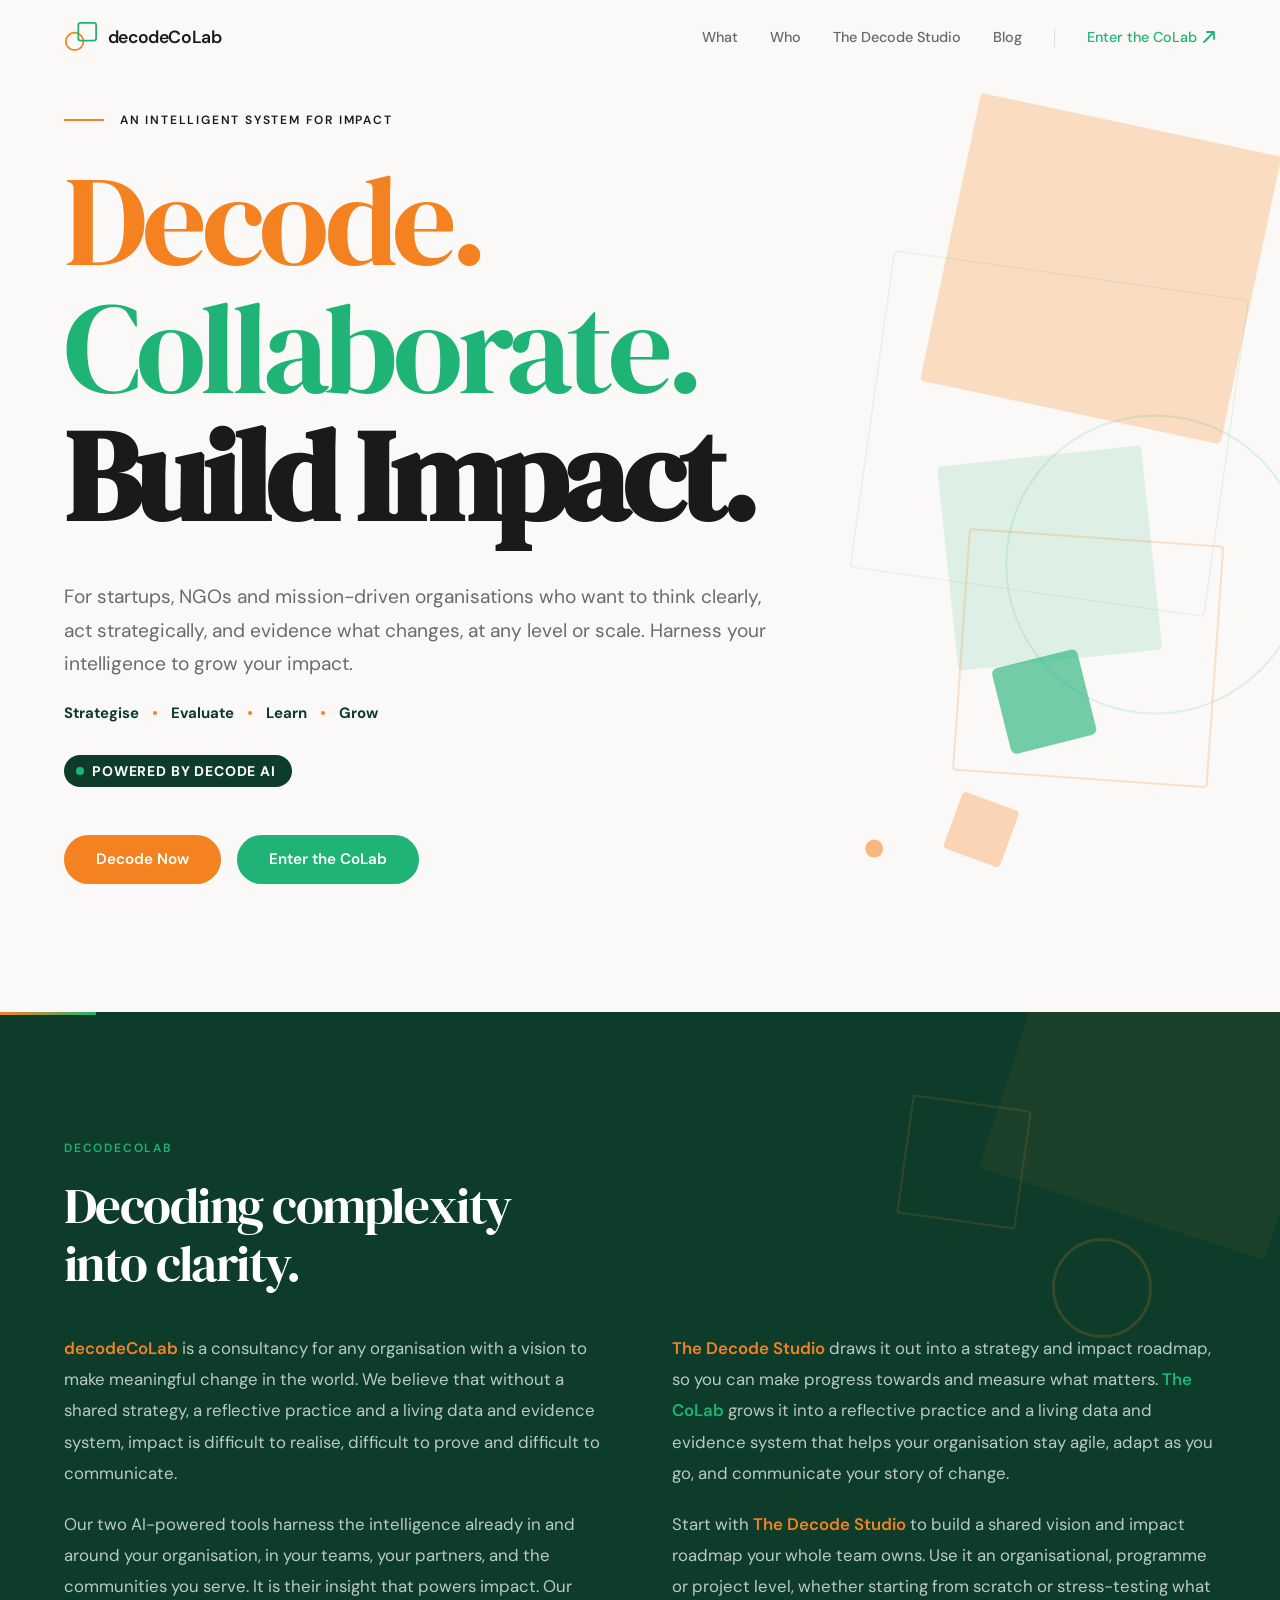
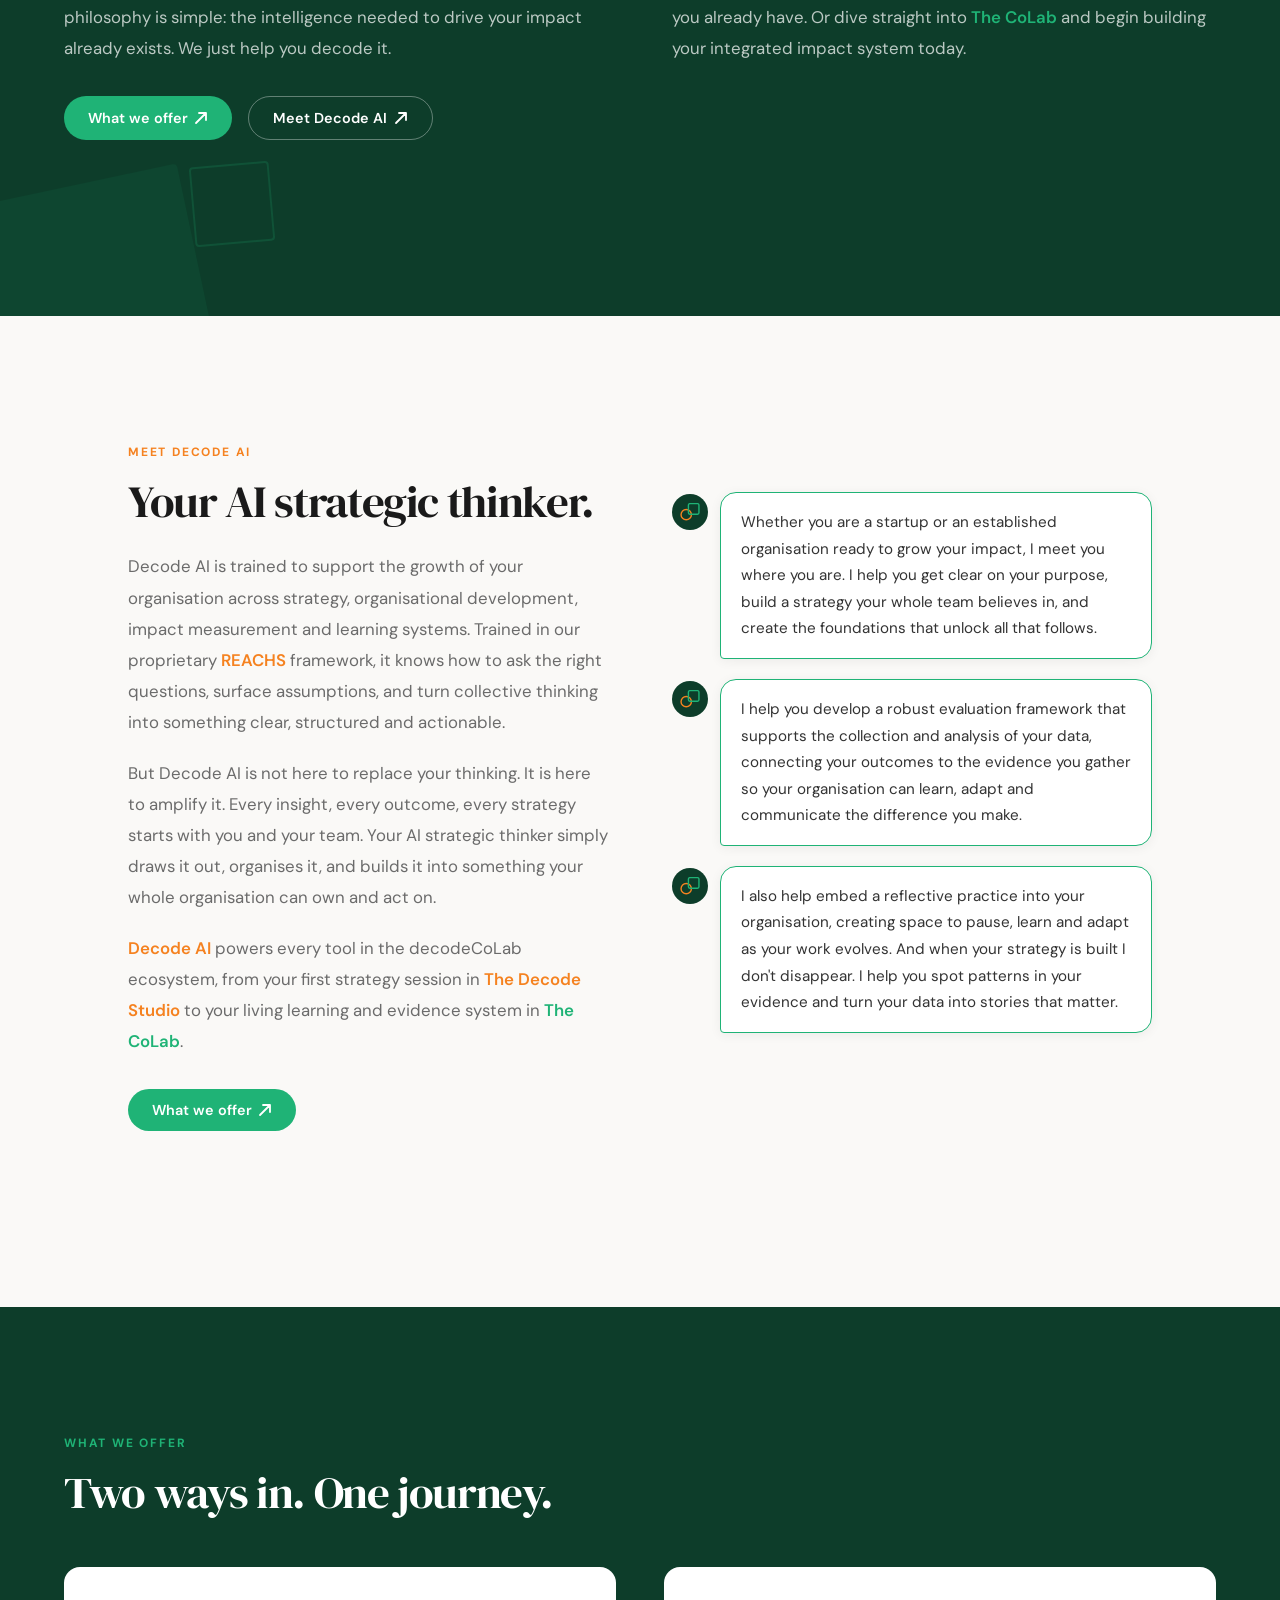
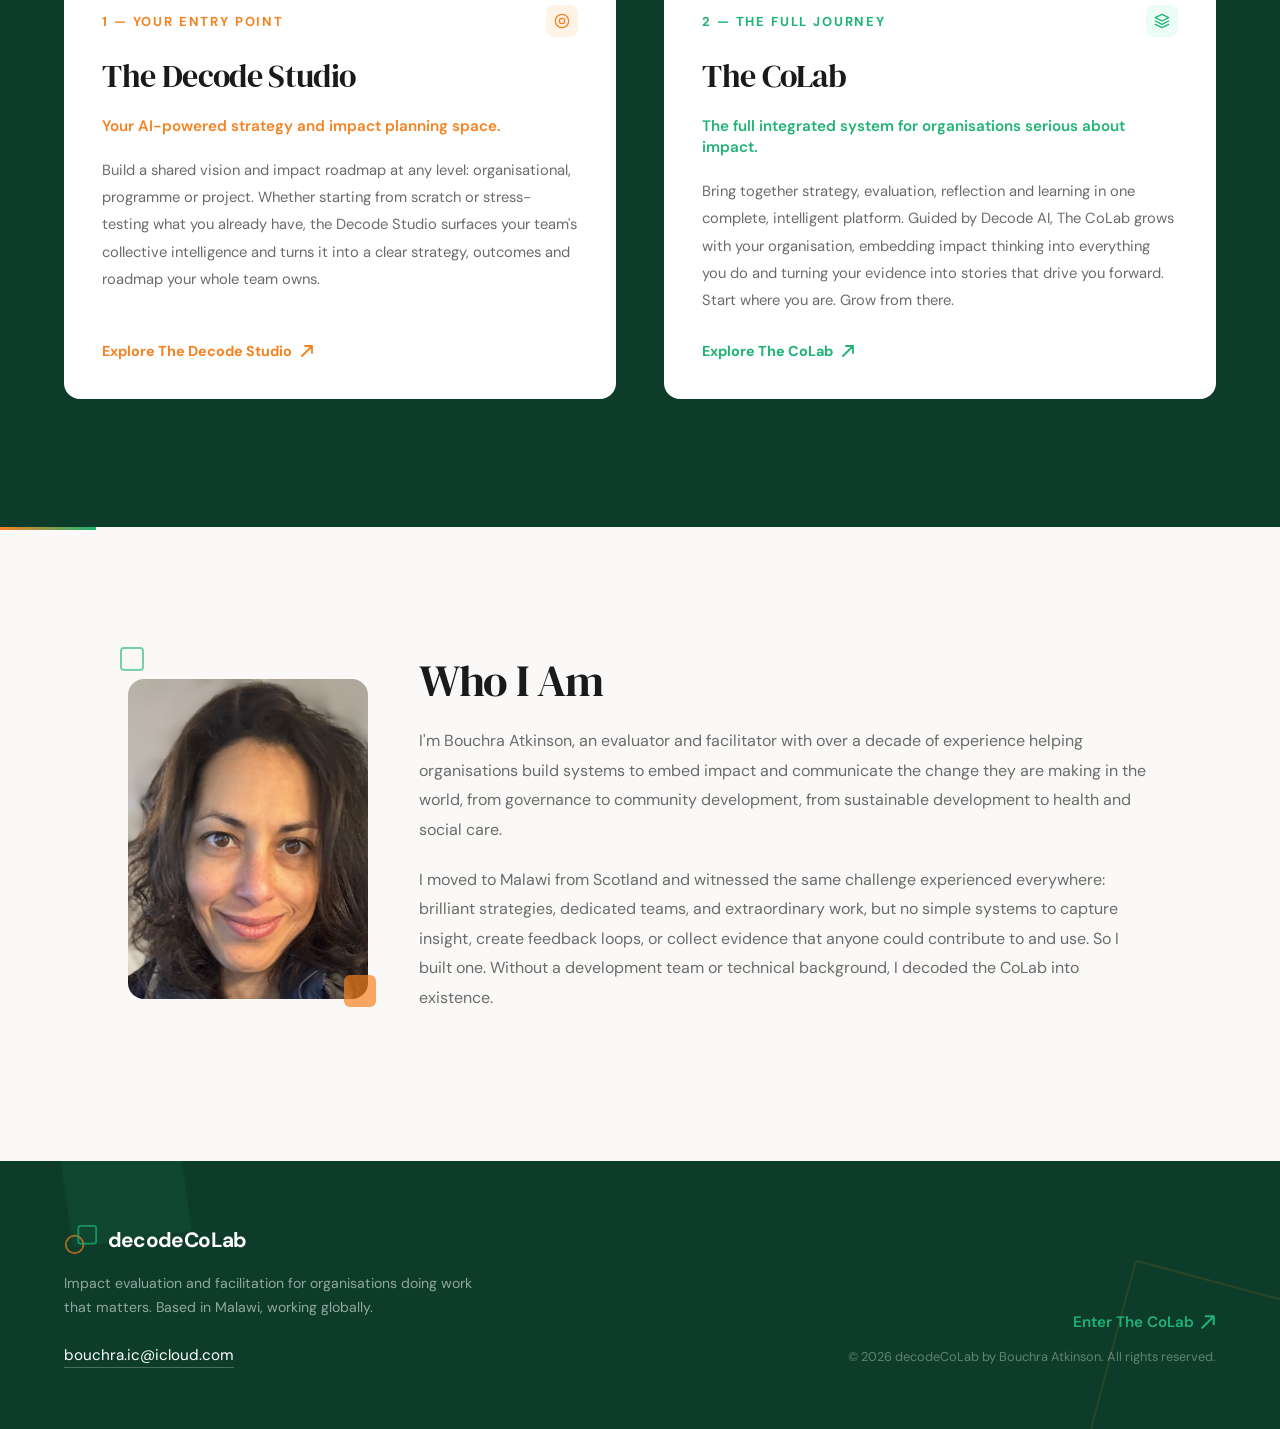
<file: index.html>
<!DOCTYPE html>
<html lang="en">
<script type="application/ld+json">
{
  "@context": "https://schema.org",
  "@type": "Person",
  "name": "Bouchra Atkinson",
  "jobTitle": "Impact Evaluator and Facilitator",
  "url": "https://decodecolab.com",
  "description": "Impact evaluator and facilitator based in Malawi, working globally. Founder of decodeCoLab.",
  "sameAs": ["https://www.linkedin.com/in/bouchra-atkinson"]
}
</script>
<head>
  <meta charset="UTF-8" />
  <meta name="viewport" content="width=device-width, initial-scale=1.0" />
 <title>decodeCoLab — Impact Evaluation & Facilitation</title>
  <meta name="author" content="Bouchra Atkinson" />  
  <meta name="description" content="Bouchra Atkinson is an impact evaluator and facilitator based in Malawi, working globally. Founder of decodeCoLab — helping NGOs, charities and social enterprises decode their collective intelligence into clear theories of change and compelling evidence." />
  <link rel="canonical" href="https://decodecolab.com" />
  <link rel="preconnect" href="https://fonts.googleapis.com">
  <link rel="preconnect" href="https://fonts.gstatic.com" crossorigin>
  <link href="https://fonts.googleapis.com/css2?family=DM+Serif+Display:ital@0;1&family=DM+Sans:opsz,wght@9..40,300;9..40,400;9..40,500;9..40,600&display=swap" rel="stylesheet">
  <link rel="stylesheet" href="style.css" />
  <link rel="icon" href="data:image/svg+xml,<svg xmlns='http://www.w3.org/2000/svg' viewBox='-3 -3 114 101' fill='none'><circle cx='32.5' cy='62.5' r='29.5' stroke='%23f58220' stroke-width='6'/><rect x='45' y='0' width='60' height='60' rx='8' stroke='%231fb376' stroke-width='6'/></svg>">
  <style>
  .whatwedo {
  background: var(--dark-green);
  padding: var(--section-py) var(--pad-x);
  position: relative;
  overflow: hidden;
}
.whatwedo-accent { position: absolute; top: 0; left: 0; height: 3px; width: 6rem; background: linear-gradient(to right, var(--orange), var(--green)); }
.whatwedo-inner { max-width: var(--max-w); margin: 0 auto; }
.whatwedo-label { font-size: 12px; font-weight: 600; letter-spacing: 0.15em; text-transform: uppercase; color: var(--green); margin-bottom: 1.25rem; }
.whatwedo-heading { font-family: var(--font-display); font-size: clamp(2.2rem, 5vw, 3.2rem); font-weight: 400; letter-spacing: -0.03em; color: white; line-height: 1.15; margin-bottom: 2.5rem; }
.whatwedo-grid { display: grid; grid-template-columns: 1fr 1fr; gap: clamp(2rem, 5vw, 4rem); align-items: start; }
.whatwedo-text { display: flex; flex-direction: column; gap: 0; }
.whatwedo-body { font-size: clamp(0.95rem, 1.6vw, 1.05rem); color: rgba(255,255,255,0.72); line-height: 1.85; }
.whatwedo-body p { margin-bottom: 1.25rem; }
.whatwedo-body p:last-child { margin-bottom: 0; }
.whatwedo-links { display: flex; flex-wrap: wrap; gap: 1rem; margin-top: 2rem; }
.whatwedo-link { display: inline-flex; align-items: center; gap: 0.4rem; padding: 0.75rem 1.5rem; border-radius: var(--radius-full); font-size: 0.9rem; font-weight: 600; text-decoration: none; transition: all 0.2s ease; }
.whatwedo-link-green { background: var(--green); color: white; }
.whatwedo-link-green:hover { background: #1a9d64; transform: translateY(-2px); }
.whatwedo-link-outline { background: transparent; color: white; border: 1.5px solid rgba(255,255,255,0.35); }
.whatwedo-link-outline:hover { border-color: white; }
.whatwedo-colab-card { background: #f5f0e8; border: 1px solid rgba(0,0,0,0.08); border-radius: 16px; padding: clamp(1.5rem, 3vw, 2.5rem); position: relative; overflow: hidden; }
.whatwedo-colab-card::before { content: ''; position: absolute; top: 0; left: 0; right: 0; height: 3px; background: linear-gradient(to right, var(--green), var(--orange)); }
.whatwedo-colab-card-label { font-size: 11px; font-weight: 600; letter-spacing: 0.15em; text-transform: uppercase; color: var(--green); margin-bottom: 1rem; }
.whatwedo-colab-card-heading { font-family: var(--font-display); font-size: clamp(1.4rem, 2.5vw, 1.9rem); font-weight: 400; color: var(--fg); letter-spacing: -0.02em; line-height: 1.2; margin-bottom: 1.25rem; }
.whatwedo-colab-card-body { font-size: 0.92rem; color: var(--muted); line-height: 1.8; margin-bottom: 1.5rem; }
.whatwedo-colab-card-link { display: inline-flex; align-items: center; gap: 0.4rem; font-size: 0.85rem; font-weight: 600; color: var(--green); text-decoration: none; transition: opacity 0.2s; }
.whatwedo-colab-card-link:hover { opacity: 0.75; }
.decode-ai-about { background: var(--bg); padding: var(--section-py) var(--pad-x);}
.decode-agent { padding: var(--section-py) var(--pad-x); background: var(--bg); }
.decode-agent-inner { max-width: var(--max-w); margin: 0 auto; display: grid; grid-template-columns: 1.2fr 1fr; gap: clamp(2rem, 4vw, 3rem); align-items: start; }
.decode-agent-label { font-size: 12px; font-weight: 600; letter-spacing: 0.15em; text-transform: uppercase; color: var(--orange); margin-bottom: 1.5rem; }
.decode-agent-heading { font-family: var(--font-display); font-size: clamp(2rem, 4vw, 3rem); font-weight: 400; letter-spacing: -0.03em; color: var(--fg); line-height: 1.1; margin-bottom: 0.5rem; }
.decode-agent-tagline { font-size: 1rem; color: var(--orange); font-weight: 600; margin-bottom: 2rem; }
.decode-agent-body { font-size: clamp(0.95rem, 1.5vw, 1.05rem); color: var(--muted); line-height: 1.85; }
.decode-agent-body p { margin-bottom: 1.25rem; }
.decode-agent-body p:last-child { margin-bottom: 0; }
.decode-agent-card { background: white; border-radius: var(--radius-lg); border: 1px solid rgba(0,0,0,0.07); padding: clamp(2rem, 4vw, 2.8rem); position: relative; overflow: hidden; }
.decode-agent-card::before { content: ''; position: absolute; top: 0; left: 0; right: 0; height: 3px; background: linear-gradient(to right, var(--orange), var(--green)); }
.decode-agent-quote { font-family: var(--font-display); font-size: clamp(1.1rem, 2vw, 1.35rem); font-style: italic; color: var(--fg); line-height: 1.5; margin-bottom: 1.75rem; letter-spacing: -0.02em; }
.decode-agent-facts { display: flex; flex-direction: column; gap: 0.85rem; }
.decode-agent-fact { display: flex; align-items: flex-start; gap: 0.75rem; font-size: 0.9rem; color: var(--muted); line-height: 1.6; }
.decode-agent-fact-dot { width: 6px; height: 6px; border-radius: 50%; background: var(--orange); flex-shrink: 0; margin-top: 0.45rem; }
.services { padding-top: 2rem; }
.stories-dark { background: var(--dark-green) !important; }
.stories-dark .section-heading { color: white; }
.stories-dark .section-sub { color: rgba(255,255,255,0.65); }
.stories-dark .story-card { background: rgba(255,255,255,0.06) !important; border-color: rgba(255,255,255,0.1) !important; }
.stories-dark .story-card h3 { color: white; }
.stories-dark .story-card p { color: rgba(255,255,255,0.65); }
.about-light { background: var(--bg) !important; }
.about-light .about-accent-bar { background: linear-gradient(to right, var(--orange), var(--green)); }
.about-light .section-heading { color: var(--fg); }
.about-light .about-body { color: var(--muted); }
.about-light .portrait-frame { background: rgba(0,0,0,0.05) !important; }
.hero-eyebrow { margin-top: 0rem; margin-bottom: 1.75rem; color: var(--fg); }
.hero-headline { margin-top: 0; }
.hero-sub { margin-bottom: 10px; }
.hero-sub:last-of-type { margin-bottom: 30px; }
.hero-ai-pill {
  display: flex;
  width: fit-content;
  align-items: center;
  gap: 8px;
  background: #0d3d2a;
  color: white;
  font-size: 14px;
  font-weight: 700;
  letter-spacing: 0.06em;
  text-transform: uppercase;
  padding: 7px 16px 7px 12px;
  border-radius: 100px;
  margin-top: 2rem;
  margin-bottom: 48px;
}
.btn-outline { background: #f58220; color: white; border: none; }
.btn-outline:hover { background: #e07318; }
.hero-pillars { display: flex; align-items: center; flex-wrap: wrap; gap: 0; margin-top: -0.5rem; margin-bottom: 2rem; }
.pillar { font-size: 15px; font-weight: 700; color: var(--dark-green); }
.pillar-sep { width: 4px; height: 4px; border-radius: 50%; background: var(--orange); margin: 0 14px; flex-shrink: 0; }
.ai-pulse { width: 8px; height: 8px; border-radius: 50%; background: #1fb376; flex-shrink: 0; animation: pulse 2s ease-in-out infinite; }
.card-label-mobile { display: none; }
    
@keyframes pulse {
  0%, 100% { opacity: 1; transform: scale(1); }
  50% { opacity: 0.5; transform: scale(0.8); }
}

@media (max-width: 900px) {
  .whatwedo-grid { grid-template-columns: 1fr; }
  .decode-agent-inner { grid-template-columns: 1fr; gap: 1.5rem; }
  .about-light .about-grid { grid-template-columns: 1fr; }
  .about-light .about-portrait { order: -1; max-width: 320px; margin: 0 auto; }
  .reachs-spacer { display: none; }
  .decode-ai-about .section-inner > div { grid-template-columns: 1fr !important; }
}

@media (max-width: 800px) {
  .platform-inner > div { grid-template-columns: 1fr !important; }
}

@media (max-width: 768px) {
  /* Hero */
  .hero-shapes { display: none; }
  .hero-headline { font-size: 13vw; line-height: 1.15; margin-bottom: 1.5rem !important; }
  .hero-content { max-width: 100%; }
  .hero-sub { font-size: 0.95rem; }
  .hero-pillars { margin-bottom: 1.25rem; }
  .hero-ai-pill { margin-top: 1rem; margin-bottom: 1.5rem; }
  .hero-actions { display: flex !important; flex-direction: row !important; flex-wrap: nowrap !important; gap: 0.75rem; }
  .btn-outline, .btn-primary { font-size: 0.8rem; padding: 0.6rem 1rem; }

  /* What we do — stack two columns */
  .whatwedo-inner > div[style*="grid-template-columns"] { grid-template-columns: 1fr !important; }
  .whatwedo-links { flex-direction: column; }
  .whatwedo-link { justify-content: center; }

  /* Decode AI section — stack */
  .decode-ai-about .section-inner > div { grid-template-columns: 1fr !important; }

  /* Decode AI section */
  .whatwedo-links { margin-bottom: 1rem !important; }
  .decode-ai-about div[style*="padding-top:3rem"] { padding-top: 0 !important; }

  /* Our Tools — stack cards */
  #tools div[style*="grid-template-columns:1fr 1fr"] { grid-template-columns: 1fr !important; }

  /* Who I Am — stack portrait and text */
  #about div[style*="grid-template-columns: 240px"] { grid-template-columns: 1fr !important; }
  #about div[style*="grid-template-columns:1fr 1fr"] { grid-template-columns: 1fr !important; }
  #about div[style*="width:240px"] { width: 160px !important; height: 200px !important; margin: 0 auto; }

  /* General grid fallback */
  div[style*="grid-template-columns: 1fr 1fr"] { grid-template-columns: 1fr !important; }
  div[style*="grid-template-columns:1fr 1fr"] { grid-template-columns: 1fr !important; }

  /* Card labels */
  .card-labels { display: none; }
  .card-label-mobile { display: block; }

  /* Reduce section padding on mobile */
  .whatwedo-heading { font-size: clamp(1.8rem, 8vw, 2.5rem); }
}
  </style>
</head>
<body>

    <header class="nav" id="nav">
    <div class="nav-inner">
      <a href="index.html" class="nav-logo">
        <svg class="logo-mark" width="34" height="30" viewBox="-3 -3 114 101" fill="none">
          <circle cx="32.5" cy="62.5" r="29.5" stroke="#f58220" stroke-width="6" fill="none"/>
          <rect x="45" y="0" width="60" height="60" rx="8" stroke="#1fb376" stroke-width="6" fill="none"/>
        </svg>
        <span class="nav-wordmark">decodeCoLab</span>
      </a>
      <nav class="nav-links" id="nav-links">
        <a href="#whatwedo">What</a>
        <a href="#about">Who</a>
        <a href="decode-studio.html">The Decode Studio</a>
        <a href="from-the-field.html">Blog</a>
        <div class="nav-divider"></div>
        <a href="colab-coming-soon.html" target="_blank" rel="noopener noreferrer" class="nav-cta">
          Enter the CoLab
          <svg width="14" height="14" viewBox="0 0 14 14" fill="none"><path d="M2 12L12 2M12 2H5M12 2v7" stroke="currentColor" stroke-width="1.8" stroke-linecap="round" stroke-linejoin="round"/></svg>
        </a>
      </nav>
      <button class="nav-hamburger" id="nav-hamburger" aria-label="Menu"><span></span><span></span></button>
    </div>
    <div class="nav-mobile" id="nav-mobile">
      <a href="#whatwedo" class="nav-mobile-link">What</a>
      <a href="#about" class="nav-mobile-link">Who</a>
      <a href="decode-studio.html" class="nav-mobile-link">The Decode Studio</a>
      <a href="from-the-field.html" class="nav-mobile-link">Blog</a>
      <a href="colab-coming-soon.html" target="_blank" rel="noopener noreferrer" class="nav-mobile-cta">
        Enter the CoLab
        <svg width="14" height="14" viewBox="0 0 14 14" fill="none"><path d="M2 12L12 2M12 2H5M12 2v7" stroke="currentColor" stroke-width="1.8" stroke-linecap="round" stroke-linejoin="round"/></svg>
      </a>
    </div>
  </header>
    
  <section class="hero">
    <div class="hero-shapes" aria-hidden="true">
      <div class="shape shape-orange-rect"></div>
      <div class="shape shape-green-rect"></div>
      <div class="shape shape-orange-outline"></div>
      <div class="shape shape-green-square"></div>
      <div class="shape shape-green-outline-large"></div>
      <div class="shape shape-orange-small"></div>
      <div class="shape shape-orange-circle"></div>
      <div class="shape shape-green-circle"></div>
      <div class="shape shape-orange-dot"></div>
    </div>
    <div class="hero-content">
      <div class="hero-eyebrow reveal">
        <span class="eyebrow-line"></span>
        <span>An intelligent system for impact</span>
      </div>
      <h1 class="hero-headline reveal reveal-delay-1" style="margin-bottom: 2.5rem; line-height: 1;">
        <span class="text-orange">Decode.</span><br>
        <span class="text-green">Collaborate.</span><br>
       <strong>Build Impact.</strong>
      </h1>
       </p>
       <p class="hero-sub reveal reveal-delay-2">
        For startups, NGOs and mission-driven organisations who want to think clearly, act strategically, and evidence what changes, at any level or scale. Harness your intelligence to grow your impact.
      </p>
      <div class="hero-pillars reveal reveal-delay-2">
        <span class="pillar">Strategise</span>
        <span class="pillar-sep"></span>
        <span class="pillar">Evaluate</span>
        <span class="pillar-sep"></span>
        <span class="pillar">Learn</span>
        <span class="pillar-sep"></span>
        <span class="pillar">Grow</span>
      </div>
     <a href="#decode-ai" style="text-decoration:none;">
        <div class="hero-ai-pill reveal reveal-delay-2">
          <span class="ai-pulse"></span>
          Powered by Decode AI
        </div>
      </a>
      <div class="hero-actions reveal reveal-delay-3">
        <a href="decode-studio.html" class="btn-outline">Decode Now</a>
        <a href="colab-coming-soon.html" target="_blank" rel="noopener noreferrer" class="btn-primary">Enter the CoLab</a>
      </div>
    </div>
  </section>

  <section class="whatwedo" id="whatwedo">
    <div class="whatwedo-accent"></div>
    <div class="whatwedo-shapes" aria-hidden="true" style="position:absolute; inset:0; pointer-events:none; overflow:hidden;">
      <div style="position:absolute; right:-3%; top:-10%; width:300px; height:300px; background:var(--orange); opacity:0.06; transform:rotate(18deg); border-radius:4px;"></div>
      <div style="position:absolute; left:-3%; bottom:-10%; width:240px; height:220px; background:var(--green); opacity:0.08; transform:rotate(-12deg); border-radius:4px;"></div>
      <div style="position:absolute; right:20%; top:10%; width:120px; height:120px; border:2px solid var(--orange); opacity:0.15; transform:rotate(8deg); border-radius:4px; background:transparent;"></div>
      <div style="position:absolute; left:15%; bottom:8%; width:80px; height:80px; border:2px solid var(--green); opacity:0.18; transform:rotate(-5deg); border-radius:4px; background:transparent;"></div>
      <div style="position:absolute; right:10%; top:25%; width:100px; height:100px; border:3px solid var(--orange); opacity:0.18; border-radius:50%; background:transparent;"></div>
    </div>
   <div class="whatwedo-inner reveal-scroll">
  <div class="whatwedo-label">decodeCoLab</div>
  <h2 class="whatwedo-heading">Decoding complexity<br>into clarity.</h2>

  <!-- Two column text -->
   <div style="display: grid; grid-template-columns: 1fr 1fr; gap: clamp(2rem, 5vw, 4rem); margin-bottom: 2rem;">
    <div class="whatwedo-body">
      <p><span style="color: var(--orange); font-weight: 600;">decodeCoLab</span> is a consultancy for any organisation with a vision to make meaningful change in the world. We believe that without a shared strategy, a reflective practice and a living data and evidence system, impact is difficult to realise, difficult to prove and difficult to communicate.</p>
      <p>Our two AI-powered tools harness the intelligence already in and around your organisation, in your teams, your partners, and the communities you serve. It is their insight that powers impact. Our philosophy is simple: the intelligence needed to drive your impact already exists. We just help you decode it.</p>
    </div>
    <div class="whatwedo-body">
      <p><span style="color: var(--orange); font-weight: 600;">The Decode Studio</span> draws it out into a strategy and impact roadmap, so you can make progress towards and measure what matters. <span style="color: var(--green); font-weight: 600;">The CoLab</span> grows it into a reflective practice and a living data and evidence system that helps your organisation stay agile, adapt as you go, and communicate your story of change.</p>
      <p>Start with <span style="color: var(--orange); font-weight: 600;">The Decode Studio</span> to build a shared vision and impact roadmap your whole team owns. Use it an organisational, programme or project level, whether starting from scratch or stress-testing what you already have. Or dive straight into <span style="color: var(--green); font-weight: 600;">The CoLab</span> and begin building your integrated impact system today.</p>
    </div>
  </div>

  <!-- Buttons under text -->
  <div class="whatwedo-links" style="margin-bottom: 3rem;">
    <a href="#tools" class="whatwedo-link whatwedo-link-green">
      What we offer
      <svg width="14" height="14" viewBox="0 0 14 14" fill="none"><path d="M2 12L12 2M12 2H5M12 2v7" stroke="currentColor" stroke-width="1.8" stroke-linecap="round" stroke-linejoin="round"/></svg>
    </a>
    <a href="#decode-ai" class="whatwedo-link whatwedo-link-outline">
      Meet Decode AI
      <svg width="14" height="14" viewBox="0 0 14 14" fill="none"><path d="M2 12L12 2M12 2H5M12 2v7" stroke="currentColor" stroke-width="1.8" stroke-linecap="round" stroke-linejoin="round"/></svg>
    </a>
  </div>

</div>
</div>
</section>

  <section class="decode-ai-about" id="decode-ai">
  <div class="section-inner">
    <div style="display: grid; grid-template-columns: 1fr 1fr; gap: clamp(2rem, 5vw, 4rem); align-items: start;">
      
     <!-- Left: text -->
<div>
<div style="font-size:12px; font-weight:700; letter-spacing:0.15em; text-transform:uppercase; color:var(--orange); margin-bottom:1rem;">Meet Decode AI</div>
<h2 style="font-family:var(--font-display); font-size:clamp(2rem, 4vw, 2.8rem); font-weight:400; letter-spacing:-0.03em; color:var(--fg); line-height:1.15; margin-bottom:1.5rem;">Your AI strategic thinker.</h2>
<p style="font-size:clamp(0.95rem, 1.6vw, 1.05rem); color:var(--muted); line-height:1.85; margin-bottom:1.25rem;">Decode AI is trained to support the growth of your organisation across strategy, organisational development, impact measurement and learning systems. Trained in our proprietary <span style="color:var(--orange); font-weight:600;">REACHS</span> framework, it knows how to ask the right questions, surface assumptions, and turn collective thinking into something clear, structured and actionable.</p>
<p style="font-size:clamp(0.95rem, 1.6vw, 1.05rem); color:var(--muted); line-height:1.85; margin-bottom:1.25rem;">But Decode AI is not here to replace your thinking. It is here to amplify it. Every insight, every outcome, every strategy starts with you and your team. Your AI strategic thinker simply draws it out, organises it, and builds it into something your whole organisation can own and act on.</p>
<p style="font-size:clamp(0.95rem, 1.6vw, 1.05rem); color:var(--muted); line-height:1.85;"><span style="color:var(--orange); font-weight:600;">Decode AI</span> powers every tool in the decodeCoLab ecosystem, from your first strategy session in <span style="color:var(--orange); font-weight:600;">The Decode Studio</span> to your living learning and evidence system in <span style="color:var(--green); font-weight:600;">The CoLab</span>.</p>
  
  <div class="whatwedo-links" style="margin-bottom: 3rem;">
      <a href="#tools" class="whatwedo-link whatwedo-link-green">
          What we offer
          <svg width="14" height="14" viewBox="0 0 14 14" fill="none"><path d="M2 12L12 2M12 2H5M12 2v7" stroke="currentColor" stroke-width="1.8" stroke-linecap="round" stroke-linejoin="round"/></svg>
        </a>
  </div>
</div>
      
      <!-- Right: bubbles -->
<div style="display:flex; flex-direction:column; gap:1.25rem; padding-top:3rem;">

  <div style="display:flex; align-items:flex-start; gap:12px;">
    <div style="width:36px; height:36px; border-radius:50%; background:#0d3d2a; flex-shrink:0; display:flex; align-items:center; justify-content:center; margin-top:2px;">
      <svg width="20" height="18" viewBox="-3 -3 114 101" fill="none">
        <circle cx="32.5" cy="62.5" r="29.5" stroke="#f58220" stroke-width="8" fill="none"/>
        <rect x="45" y="0" width="60" height="60" rx="8" stroke="#1fb376" stroke-width="8" fill="none"/>
      </svg>
    </div>
    <div style="background:white; border:1.5px solid #1fb376; border-radius:16px; border-bottom-left-radius:4px; padding:16px 20px; font-size:0.95rem; color:#333; line-height:1.75; flex:1; box-shadow: 0 2px 12px rgba(0,0,0,0.06);">
      Whether you are a startup or an established organisation ready to grow your impact, I meet you where you are. I help you get clear on your purpose, build a strategy your whole team believes in, and create the foundations that unlock all that follows.
    </div>
  </div>

  <div style="display:flex; align-items:flex-start; gap:12px;">
    <div style="width:36px; height:36px; border-radius:50%; background:#0d3d2a; flex-shrink:0; display:flex; align-items:center; justify-content:center; margin-top:2px;">
      <svg width="20" height="18" viewBox="-3 -3 114 101" fill="none">
        <circle cx="32.5" cy="62.5" r="29.5" stroke="#f58220" stroke-width="8" fill="none"/>
        <rect x="45" y="0" width="60" height="60" rx="8" stroke="#1fb376" stroke-width="8" fill="none"/>
      </svg>
    </div>
    <div style="background:white; border:1.5px solid #1fb376; border-radius:16px; border-bottom-left-radius:4px; padding:16px 20px; font-size:0.95rem; color:#333; line-height:1.75; flex:1; box-shadow: 0 2px 12px rgba(0,0,0,0.06);">
      I help you develop a robust evaluation framework that supports the collection and analysis of your data, connecting your outcomes to the evidence you gather so your organisation can learn, adapt and communicate the difference you make.
    </div>
  </div>

  <div style="display:flex; align-items:flex-start; gap:12px;">
    <div style="width:36px; height:36px; border-radius:50%; background:#0d3d2a; flex-shrink:0; display:flex; align-items:center; justify-content:center; margin-top:2px;">
      <svg width="20" height="18" viewBox="-3 -3 114 101" fill="none">
        <circle cx="32.5" cy="62.5" r="29.5" stroke="#f58220" stroke-width="8" fill="none"/>
        <rect x="45" y="0" width="60" height="60" rx="8" stroke="#1fb376" stroke-width="8" fill="none"/>
      </svg>
    </div>
    <div style="background:white; border:1.5px solid #1fb376; border-radius:16px; border-bottom-left-radius:4px; padding:16px 20px; font-size:0.95rem; color:#333; line-height:1.75; flex:1; box-shadow: 0 2px 12px rgba(0,0,0,0.06);">
      I also help embed a reflective practice into your organisation, creating space to pause, learn and adapt as your work evolves. And when your strategy is built I don't disappear. I help you spot patterns in your evidence and turn your data into stories that matter.
    </div>
  </div>
  
</div>
</section>

<section id="tools" style="background: var(--dark-green); padding: var(--section-py) var(--pad-x);">
  <div style="max-width: var(--max-w); margin: 0 auto;">
    
    <!-- Section header -->
    <div style="margin-bottom: 3rem;">
      <div style="font-size:12px; font-weight:700; letter-spacing:0.15em; text-transform:uppercase; color:var(--green); margin-bottom:1rem;">What we offer</div>
      <h2 style="font-family:var(--font-display); font-size:clamp(2rem, 4vw, 2.8rem); font-weight:400; letter-spacing:-0.03em; color:white; line-height:1.15;">Two ways in. One journey.</h2>
    </div>

    <!-- Two cards -->
    <div style="display:grid; grid-template-columns:1fr 1fr; gap:3rem;">

      <!-- Decode Studio card -->
     <div style="background:white; border-radius:16px; padding:clamp(2rem, 3vw, 3rem); display:flex; flex-direction:column; gap:1.25rem;">
      <div style="display:flex; align-items:center; justify-content:space-between;">
        <div style="font-size:13px; font-weight:700; letter-spacing:0.14em; text-transform:uppercase; color:var(--orange);">1 — Your Entry Point</div>
        <div style="width:32px; height:32px; background:#fff3e8; border-radius:8px; display:flex; align-items:center; justify-content:center; flex-shrink:0;">
          <svg width="16" height="16" viewBox="0 0 24 24" fill="none"><circle cx="12" cy="12" r="10" stroke="#f58220" stroke-width="2"/><circle cx="12" cy="12" r="4" stroke="#f58220" stroke-width="2"/></svg>
        </div>
      </div>
      <div style="font-family:var(--font-display); font-size:clamp(1.6rem, 2.5vw, 2rem); font-weight:400; color:var(--fg); letter-spacing:-0.02em; line-height:1.2;">The Decode Studio</div>
      <div style="font-size:0.95rem; font-weight:600; color:var(--orange); line-height:1.4;">Your AI-powered strategy and impact planning space.</div>
      <div style="font-size:0.92rem; color:var(--muted); line-height:1.85; flex:1;">Build a shared vision and impact roadmap at any level: organisational, programme or project. Whether starting from scratch or stress-testing what you already have, the Decode Studio surfaces your team's collective intelligence and turns it into a clear strategy, outcomes and roadmap your whole team owns.</div>
      <a href="decode-studio.html" style="display:inline-flex; align-items:center; gap:0.5rem; font-size:0.9rem; font-weight:700; color:var(--orange); text-decoration:none; margin-top:0.5rem;">
        Explore The Decode Studio
        <svg width="14" height="14" viewBox="0 0 14 14" fill="none"><path d="M2 12L12 2M12 2H5M12 2v7" stroke="currentColor" stroke-width="1.8" stroke-linecap="round" stroke-linejoin="round"/></svg>
      </a>
    </div>

      <!-- CoLab card -->
      <div style="background:white; border-radius:16px; padding:clamp(2rem, 3vw, 3rem); display:flex; flex-direction:column; gap:1.25rem;">
        <div style="display:flex; align-items:center; justify-content:space-between;">
          <div style="font-size:13px; font-weight:700; letter-spacing:0.14em; text-transform:uppercase; color:var(--green);">2 — The Full Journey</div>
          <div style="width:32px; height:32px; background:#ecfdf5; border-radius:8px; display:flex; align-items:center; justify-content:center; flex-shrink:0;">
            <svg width="16" height="16" viewBox="0 0 24 24" fill="none"><path d="M12 2L2 7l10 5 10-5-10-5z" stroke="#1fb376" stroke-width="2" stroke-linecap="round" stroke-linejoin="round"/><path d="M2 17l10 5 10-5M2 12l10 5 10-5" stroke="#1fb376" stroke-width="2" stroke-linecap="round" stroke-linejoin="round"/></svg>
          </div>
        </div>
        <div style="font-family:var(--font-display); font-size:clamp(1.6rem, 2.5vw, 2rem);; font-weight:400; color:var(--fg); letter-spacing:-0.02em; line-height:1.2;">The CoLab</div>
        <div style="font-size:0.95rem; font-weight:600; color:var(--green); line-height:1.4;">The full integrated system for organisations serious about impact.</div>
        <div style="font-size:0.92rem; color:var(--muted); line-height:1.85; flex:1;">Bring together strategy, evaluation, reflection and learning in one complete, intelligent platform. Guided by Decode AI, The CoLab grows with your organisation, embedding impact thinking into everything you do and turning your evidence into stories that drive you forward. Start where you are. Grow from there.</div>
        <a href="colab-coming-soon.html" style="display:inline-flex; align-items:center; gap:0.5rem; font-size:0.9rem; font-weight:700; color:var(--green); text-decoration:none; margin-top:0.5rem;">
          Explore The CoLab
          <svg width="14" height="14" viewBox="0 0 14 14" fill="none"><path d="M2 12L12 2M12 2H5M12 2v7" stroke="currentColor" stroke-width="1.8" stroke-linecap="round" stroke-linejoin="round"/></svg>
        </a>
      </div>

    </div>
  </div>
</section>
      
 <section class="about about-light" id="about">
  <div class="about-accent-bar"></div>
  <div class="section-inner">
    <div style="display:grid; grid-template-columns: 240px 1fr; gap: clamp(2rem, 4vw, 3.5rem); align-items: start;" class="reveal-scroll">
      
      <!-- Portrait -->
      <div style="position:relative; padding-top:1.5rem;">
        <div style="width:240px; height:320px; border-radius:16px; overflow:hidden;">
          <img src="Bouchra_photo.jpg" alt="Bouchra Atkinson" style="width:100%; height:100%; object-fit:cover; object-position:center top;" />
        </div>
        <div style="position:absolute; bottom:-8px; right:-8px; width:32px; height:32px; background:var(--orange); border-radius:6px; opacity:0.7;"></div>
        <div style="position:absolute; top:-8px; left:-8px; width:24px; height:24px; border:2px solid var(--green); border-radius:4px; opacity:0.6;"></div>
      </div>

      <!-- All text in one column -->
      <div>
        <h2 style="font-family:var(--font-display); font-size:clamp(2rem, 4vw, 2.8rem); font-weight:400; letter-spacing:-0.03em; color:var(--fg); line-height:1.15; margin-bottom:1.25rem;">Who I Am</h2>
        <p style="font-size:clamp(0.92rem, 1.5vw, 1rem); color:var(--muted); line-height:1.85; margin-bottom:1.25rem;">I'm Bouchra Atkinson, an evaluator and facilitator with over a decade of experience helping organisations build systems to embed impact and communicate the change they are making in the world, from governance to community development, from sustainable development to health and social care.</p>
        <p style="font-size:clamp(0.92rem, 1.5vw, 1rem); color:var(--muted); line-height:1.85; margin-bottom:1.25rem;">I moved to Malawi from Scotland and witnessed the same challenge experienced everywhere: brilliant strategies, dedicated teams, and extraordinary work, but no simple systems to capture insight, create feedback loops, or collect evidence that anyone could contribute to and use. So I built one. Without a development team or technical background, I decoded the CoLab into existence.</p>
      </div>

    </div>
  </div>
</section>
      
  <footer class="footer">
    <div class="footer-shapes" aria-hidden="true">
      <div class="fshape fshape-1"></div>
      <div class="fshape fshape-2"></div>
    </div>
    <div class="footer-inner">
      <div class="footer-left">
        <div class="footer-logo">
          <svg width="34" height="30" viewBox="-3 -3 114 101" fill="none">
            <circle cx="32.5" cy="62.5" r="29.5" stroke="rgba(245,130,32,0.7)" stroke-width="6" fill="none"/>
            <rect x="45" y="0" width="60" height="60" rx="8" stroke="rgba(31,179,118,0.7)" stroke-width="6" fill="none"/>
          </svg>
          <span>decodeCoLab</span>
        </div>
        <p class="footer-desc">Impact evaluation and facilitation for organisations doing work that matters. Based in Malawi, working globally.</p>
        <a href="mailto:bouchra.ic@icloud.com" class="footer-email">bouchra.ic@icloud.com</a>
      </div>
      <div class="footer-right">
       <a href="colab-coming-soon.html" target="_blank" rel="noopener noreferrer" class="footer-platform-link">
          Enter The CoLab
          <svg width="16" height="16" viewBox="0 0 14 14" fill="none"><path d="M2 12L12 2M12 2H5M12 2v7" stroke="currentColor" stroke-width="1.8" stroke-linecap="round" stroke-linejoin="round"/></svg>
        </a>
        <p class="footer-copy">&copy; <span id="year"></span> decodeCoLab by Bouchra Atkinson. All rights reserved.</p>
      </div>
    </div>
  </footer>

  <script src="script.js"></script>
</body>
</html>
</file>
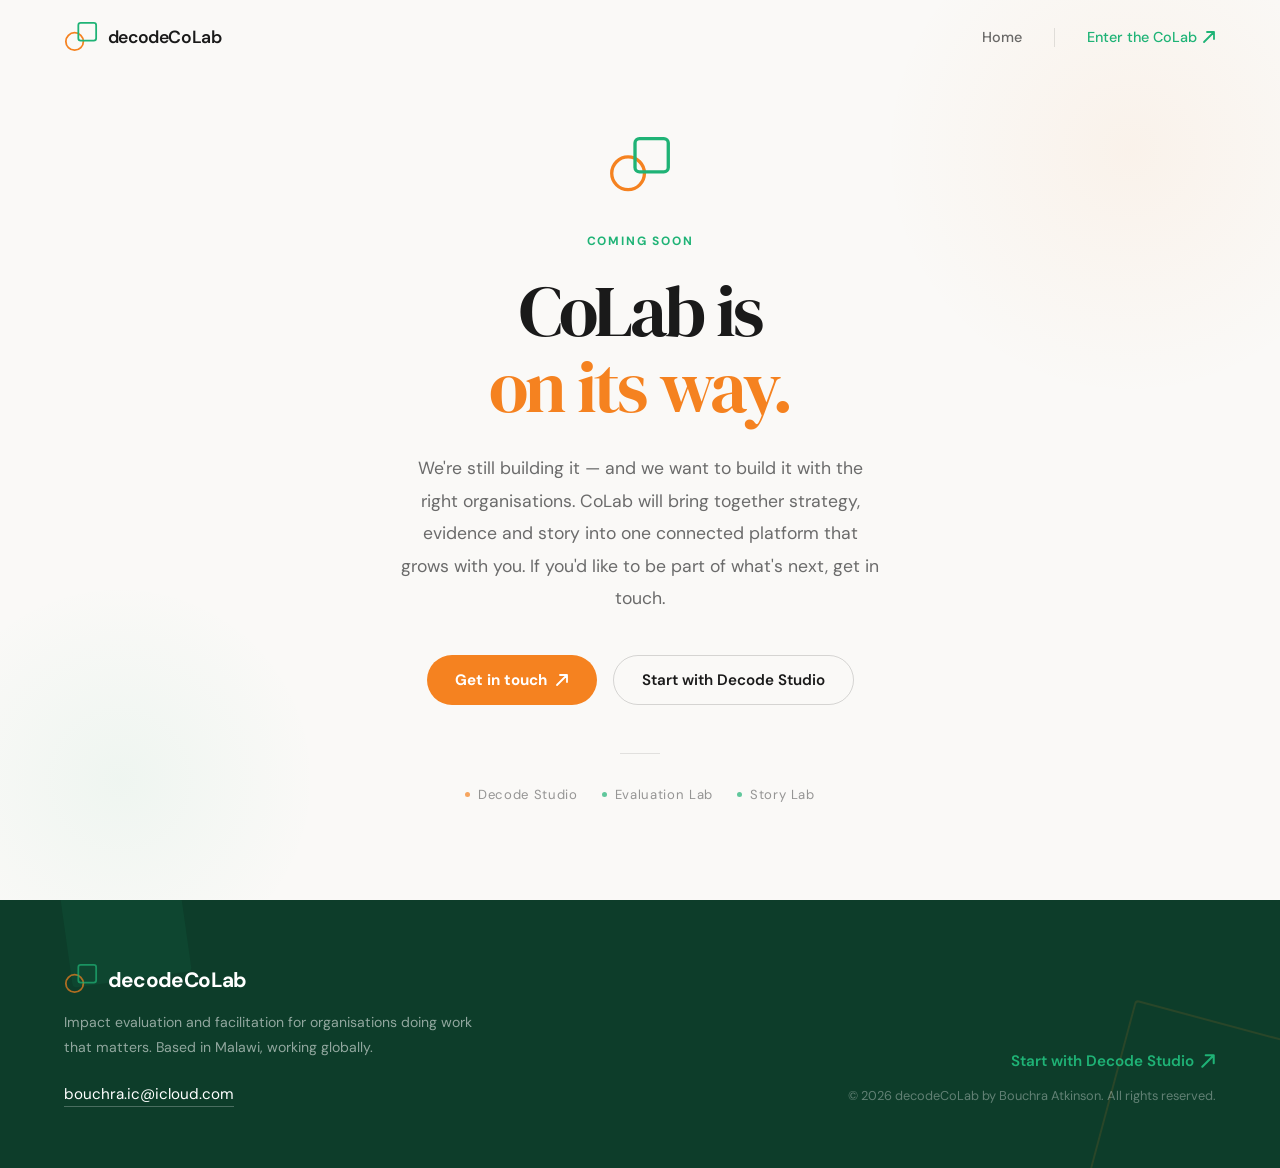
<file: colab-coming-soon.html>
<!DOCTYPE html>
<html lang="en">
<head>
  <meta charset="UTF-8" />
  <meta name="viewport" content="width=device-width, initial-scale=1.0" />
  <title>CoLab is Coming | decodeCoLab</title>
  <meta name="description" content="CoLab is coming. We're still building it — and we want to build it with the right organisations." />
  <link rel="preconnect" href="https://fonts.googleapis.com">
  <link rel="preconnect" href="https://fonts.gstatic.com" crossorigin>
  <link href="https://fonts.googleapis.com/css2?family=DM+Serif+Display:ital@0;1&family=DM+Sans:opsz,wght@9..40,300;9..40,400;9..40,500;9..40,600;9..40,700&display=swap" rel="stylesheet">
  <link rel="stylesheet" href="style.css" />
  <link rel="icon" href="data:image/svg+xml,<svg xmlns='http://www.w3.org/2000/svg' viewBox='-3 -3 114 101' fill='none'><circle cx='32.5' cy='62.5' r='29.5' stroke='%23f58220' stroke-width='6'/><rect x='45' y='0' width='60' height='60' rx='8' stroke='%231fb376' stroke-width='6'/></svg>">
  <style>
    .cs-page {
      min-height: 100vh;
      background: var(--bg);
      display: flex;
      flex-direction: column;
    }
    .cs-main {
      flex: 1;
      display: flex;
      align-items: center;
      justify-content: center;
      padding: 120px var(--pad-x) 80px;
      position: relative;
      overflow: hidden;
    }
    .cs-main::before {
      content: '';
      position: absolute;
      top: -100px; right: -100px;
      width: 500px; height: 500px;
      border-radius: 50%;
      background: radial-gradient(circle, rgba(245,130,32,0.06) 0%, transparent 70%);
      pointer-events: none;
    }
    .cs-main::after {
      content: '';
      position: absolute;
      bottom: -80px; left: -80px;
      width: 400px; height: 400px;
      border-radius: 50%;
      background: radial-gradient(circle, rgba(31,179,118,0.05) 0%, transparent 70%);
      pointer-events: none;
    }
    .cs-inner {
      max-width: 640px;
      margin: 0 auto;
      text-align: center;
      position: relative;
      z-index: 1;
    }
    .cs-logo-mark {
      display: flex;
      align-items: center;
      justify-content: center;
      margin-bottom: 2.5rem;
      animation: cs-float 4s ease-in-out infinite;
    }
    @keyframes cs-float {
      0%, 100% { transform: translateY(0); }
      50% { transform: translateY(-8px); }
    }
    .cs-eyebrow {
      font-size: 12px;
      font-weight: 700;
      letter-spacing: 0.15em;
      text-transform: uppercase;
      color: var(--green);
      margin-bottom: 1.5rem;
      display: block;
    }
    .cs-heading {
      font-family: var(--font-display);
      font-size: clamp(2.8rem, 6vw, 4.5rem);
      font-weight: 400;
      letter-spacing: -0.04em;
      color: var(--fg);
      line-height: 1.05;
      margin-bottom: 1.75rem;
    }
    .cs-heading span { color: var(--orange); }
    .cs-body {
      font-size: clamp(1rem, 1.8vw, 1.1rem);
      color: var(--muted);
      line-height: 1.85;
      margin-bottom: 2.5rem;
      max-width: 480px;
      margin-left: auto;
      margin-right: auto;
    }
    .cs-actions {
      display: flex;
      gap: 1rem;
      justify-content: center;
      flex-wrap: wrap;
      margin-bottom: 3rem;
    }
    .cs-btn-primary {
      display: inline-flex;
      align-items: center;
      gap: 0.5rem;
      background: var(--orange);
      color: white;
      font-family: var(--font-body);
      font-size: 0.95rem;
      font-weight: 700;
      padding: 0.875rem 1.75rem;
      border-radius: var(--radius-full);
      text-decoration: none;
      transition: background 0.2s, transform 0.15s;
    }
    .cs-btn-primary:hover { background: #e07318; transform: translateY(-2px); }
    .cs-btn-secondary {
      display: inline-flex;
      align-items: center;
      gap: 0.5rem;
      background: transparent;
      color: var(--fg);
      font-family: var(--font-body);
      font-size: 0.95rem;
      font-weight: 600;
      padding: 0.875rem 1.75rem;
      border-radius: var(--radius-full);
      text-decoration: none;
      border: 1.5px solid rgba(0,0,0,0.15);
      transition: border-color 0.2s, transform 0.15s;
    }
    .cs-btn-secondary:hover { border-color: var(--fg); transform: translateY(-2px); }
    .cs-divider {
      width: 40px;
      height: 1px;
      background: rgba(0,0,0,0.1);
      margin: 0 auto 2rem;
    }
    .cs-coming {
      display: flex;
      align-items: center;
      justify-content: center;
      gap: 1.5rem;
      flex-wrap: wrap;
    }
    .cs-coming-item {
      display: flex;
      align-items: center;
      gap: 0.5rem;
      font-size: 0.82rem;
      color: var(--muted);
      letter-spacing: 0.05em;
      opacity: 0.7;
    }
    .cs-coming-dot {
      width: 5px; height: 5px;
      border-radius: 50%;
    }
    .cs-coming-dot.orange { background: var(--orange); }
    .cs-coming-dot.green { background: var(--green); }
    @media (max-width: 768px) {
      .cs-actions { flex-direction: column; align-items: center; }
      .cs-btn-primary, .cs-btn-secondary { width: 100%; max-width: 320px; justify-content: center; }
    }
  </style>
</head>
<body>

  <header class="nav" id="nav">
    <div class="nav-inner">
      <a href="index.html" class="nav-logo">
        <svg class="logo-mark" width="34" height="30" viewBox="-3 -3 114 101" fill="none">
          <circle cx="32.5" cy="62.5" r="29.5" stroke="#f58220" stroke-width="6" fill="none"/>
          <rect x="45" y="0" width="60" height="60" rx="8" stroke="#1fb376" stroke-width="6" fill="none"/>
        </svg>
        <span class="nav-wordmark">decodeCoLab</span>
      </a>
      <nav class="nav-links" id="nav-links">
        <a href="index.html">Home</a>
        <div class="nav-divider"></div>
        <a href="colab-coming-soon.html" class="nav-cta">
          Enter the CoLab
          <svg width="14" height="14" viewBox="0 0 14 14" fill="none"><path d="M2 12L12 2M12 2H5M12 2v7" stroke="currentColor" stroke-width="1.8" stroke-linecap="round" stroke-linejoin="round"/></svg>
        </a>
      </nav>
      <button class="nav-hamburger" id="nav-hamburger" aria-label="Menu"><span></span><span></span></button>
    </div>
    <div class="nav-mobile" id="nav-mobile">
      <a href="index.html" class="nav-mobile-link">Home</a>
      <a href="colab-coming-soon.html" class="nav-mobile-cta">
        Enter the CoLab
        <svg width="14" height="14" viewBox="0 0 14 14" fill="none"><path d="M2 12L12 2M12 2H5M12 2v7" stroke="currentColor" stroke-width="1.8" stroke-linecap="round" stroke-linejoin="round"/></svg>
      </a>
    </div>
  </header>

  <div class="cs-page">
    <main class="cs-main">
      <div class="cs-inner">

        <div class="cs-logo-mark">
          <svg width="64" height="56" viewBox="-3 -3 114 101" fill="none">
            <circle cx="32.5" cy="62.5" r="29.5" stroke="#f58220" stroke-width="6" fill="none"/>
            <rect x="45" y="0" width="60" height="60" rx="8" stroke="#1fb376" stroke-width="6" fill="none"/>
          </svg>
        </div>

        <span class="cs-eyebrow">Coming soon</span>
        <h1 class="cs-heading">CoLab is<br><span>on its way.</span></h1>
        <p class="cs-body">We're still building it — and we want to build it with the right organisations. CoLab will bring together strategy, evidence and story into one connected platform that grows with you. If you'd like to be part of what's next, get in touch.</p>

        <div class="cs-actions">
          <a href="mailto:bouchra.ic@icloud.com?subject=I'd like to know more about CoLab" class="cs-btn-primary">
            Get in touch
            <svg width="14" height="14" viewBox="0 0 14 14" fill="none"><path d="M2 12L12 2M12 2H5M12 2v7" stroke="currentColor" stroke-width="1.8" stroke-linecap="round" stroke-linejoin="round"/></svg>
          </a>
          <a href="decode-studio.html" class="cs-btn-secondary">
            Start with Decode Studio
          </a>
        </div>

        <div class="cs-divider"></div>

        <div class="cs-coming">
          <div class="cs-coming-item">
            <span class="cs-coming-dot orange"></span>
            Decode Studio
          </div>
          <div class="cs-coming-item">
            <span class="cs-coming-dot green"></span>
            Evaluation Lab
          </div>
          <div class="cs-coming-item">
            <span class="cs-coming-dot green"></span>
            Story Lab
          </div>
        </div>

      </div>
    </main>
  </div>

  <footer class="footer">
    <div class="footer-shapes" aria-hidden="true">
      <div class="fshape fshape-1"></div>
      <div class="fshape fshape-2"></div>
    </div>
    <div class="footer-inner">
      <div class="footer-left">
        <div class="footer-logo">
          <svg width="34" height="30" viewBox="-3 -3 114 101" fill="none">
            <circle cx="32.5" cy="62.5" r="29.5" stroke="rgba(245,130,32,0.7)" stroke-width="6" fill="none"/>
            <rect x="45" y="0" width="60" height="60" rx="8" stroke="rgba(31,179,118,0.7)" stroke-width="6" fill="none"/>
          </svg>
          <span>decodeCoLab</span>
        </div>
        <p class="footer-desc">Impact evaluation and facilitation for organisations doing work that matters. Based in Malawi, working globally.</p>
        <a href="mailto:bouchra.ic@icloud.com" class="footer-email">bouchra.ic@icloud.com</a>
      </div>
      <div class="footer-right">
        <a href="decode-studio.html" class="footer-platform-link">
          Start with Decode Studio
          <svg width="16" height="16" viewBox="0 0 14 14" fill="none"><path d="M2 12L12 2M12 2H5M12 2v7" stroke="currentColor" stroke-width="1.8" stroke-linecap="round" stroke-linejoin="round"/></svg>
        </a>
        <p class="footer-copy">&copy; <span id="year"></span> decodeCoLab by Bouchra Atkinson. All rights reserved.</p>
      </div>
    </div>
  </footer>

  <script src="script.js"></script>
</body>
</html>
</file>
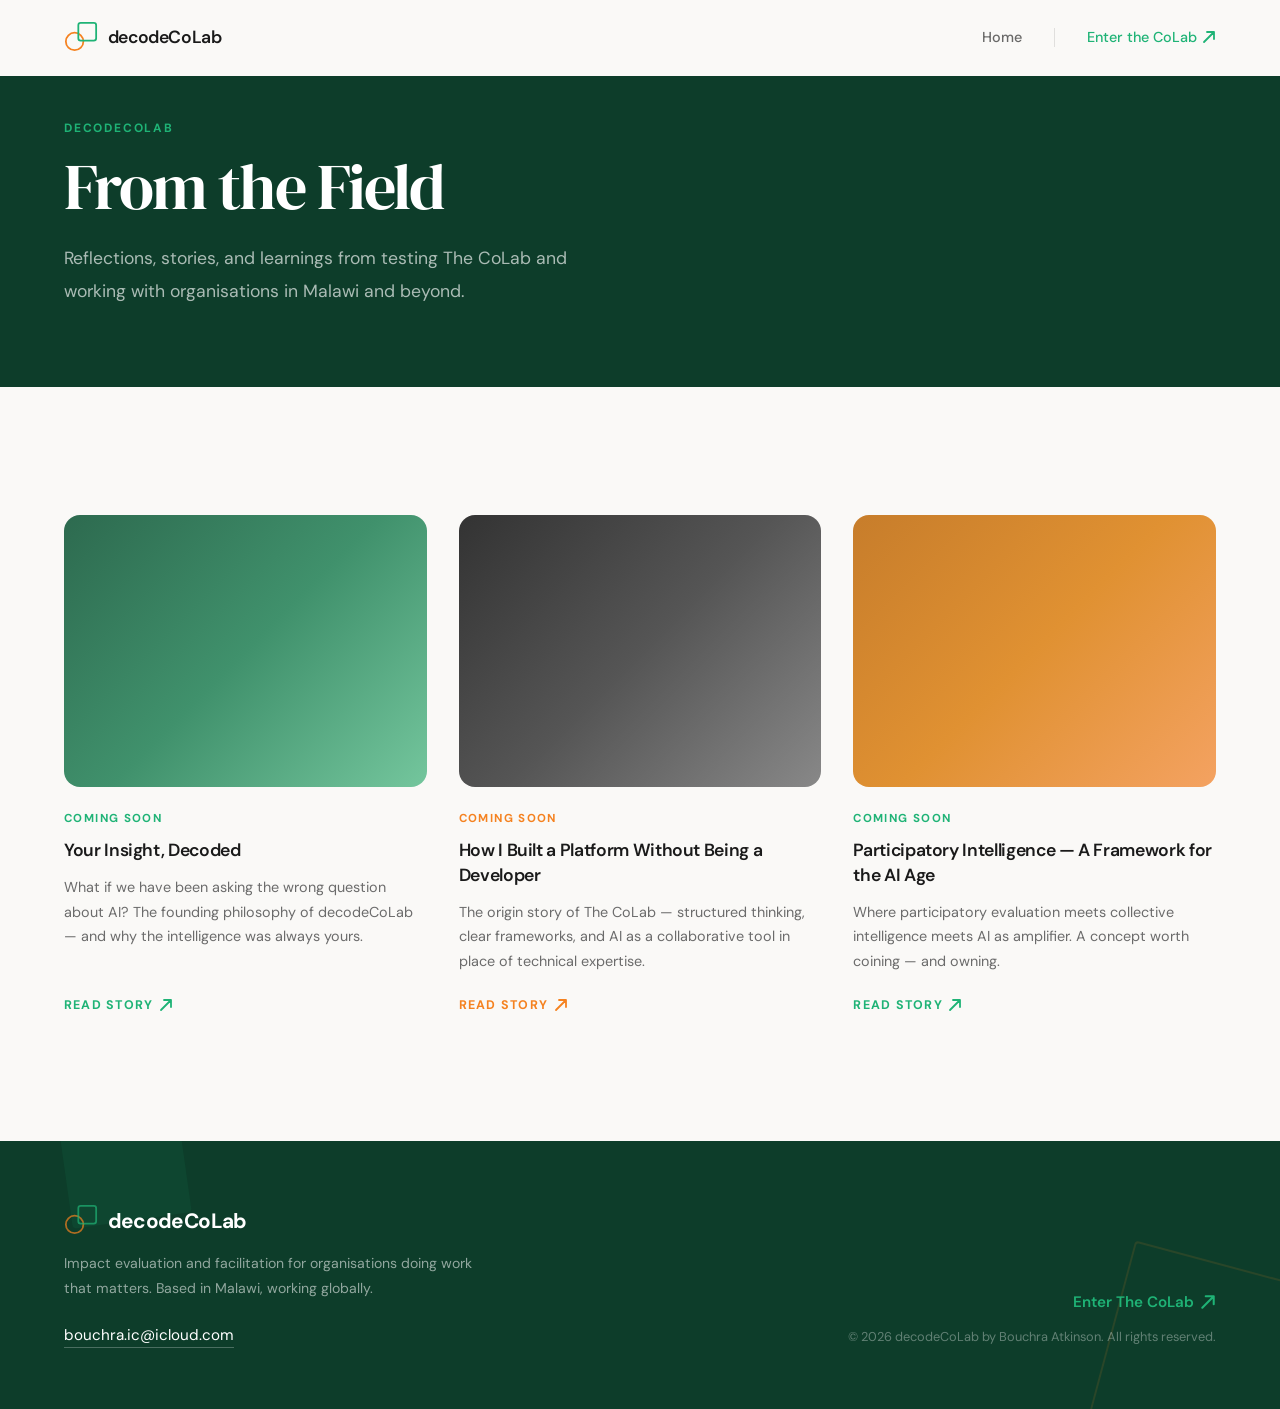
<file: from-the-field.html>
<!DOCTYPE html>
<html lang="en">
<head>
  <meta charset="UTF-8" />
  <meta name="viewport" content="width=device-width, initial-scale=1.0" />
  <title>From the Field | decodeCoLab</title>
  <meta name="description" content="Reflections, stories, and learnings from testing The CoLab and working with organisations in Malawi and beyond." />
  <link rel="preconnect" href="https://fonts.googleapis.com">
  <link rel="preconnect" href="https://fonts.gstatic.com" crossorigin>
  <link href="https://fonts.googleapis.com/css2?family=DM+Serif+Display:ital@0;1&family=DM+Sans:opsz,wght@9..40,300;9..40,400;9..40,500;9..40,600&display=swap" rel="stylesheet">
  <link rel="stylesheet" href="style.css" />
  <link rel="icon" href="data:image/svg+xml,<svg xmlns='http://www.w3.org/2000/svg' viewBox='-3 -3 114 101' fill='none'><circle cx='32.5' cy='62.5' r='29.5' stroke='%23f58220' stroke-width='6'/><rect x='45' y='0' width='60' height='60' rx='8' stroke='%231fb376' stroke-width='6'/></svg>">
  <style>
    .ftf-hero {
      background: var(--dark-green);
      padding: 120px var(--pad-x) 80px;
      position: relative;
      overflow: hidden;
    }
    .ftf-hero-inner {
      max-width: var(--max-w);
      margin: 0 auto;
    }
    .ftf-label {
      font-size: 12px;
      font-weight: 700;
      letter-spacing: 0.15em;
      text-transform: uppercase;
      color: var(--green);
      margin-bottom: 1rem;
    }
    .ftf-heading {
      font-family: var(--font-display);
      font-size: clamp(2.5rem, 5vw, 4rem);
      font-weight: 400;
      letter-spacing: -0.03em;
      color: white;
      line-height: 1.1;
      margin-bottom: 1.25rem;
    }
    .ftf-sub {
      font-size: clamp(0.95rem, 1.6vw, 1.1rem);
      color: rgba(255,255,255,0.65);
      line-height: 1.85;
      max-width: 560px;
    }
    .ftf-stories {
      background: var(--bg);
      padding: var(--section-py) var(--pad-x);
    }
    .ftf-stories-inner {
      max-width: var(--max-w);
      margin: 0 auto;
    }
    .nav {
      background: var(--bg);
    }
  </style>
</head>
<body>

  <!-- Nav -->

<header class="nav" id="nav">
    <div class="nav-inner">
      <a href="index.html" class="nav-logo">
        <svg class="logo-mark" width="34" height="30" viewBox="-3 -3 114 101" fill="none">
          <circle cx="32.5" cy="62.5" r="29.5" stroke="#f58220" stroke-width="6" fill="none"/>
          <rect x="45" y="0" width="60" height="60" rx="8" stroke="#1fb376" stroke-width="6" fill="none"/>
        </svg>
        <span class="nav-wordmark">decodeCoLab</span>
      </a>
      <nav class="nav-links" id="nav-links">
        <a href="index.html">Home</a>
        <div class="nav-divider"></div>
        <a href="colab-coming-soon.html" class="nav-cta">
          Enter the CoLab
          <svg width="14" height="14" viewBox="0 0 14 14" fill="none"><path d="M2 12L12 2M12 2H5M12 2v7" stroke="currentColor" stroke-width="1.8" stroke-linecap="round" stroke-linejoin="round"/></svg>
        </a>
      </nav>
      <button class="nav-hamburger" id="nav-hamburger" aria-label="Menu"><span></span><span></span></button>
    </div>
    <div class="nav-mobile" id="nav-mobile">
      <a href="index.html" class="nav-mobile-link">Home</a>
      <a href="colab-coming-soon.html" class="nav-mobile-cta">
        Enter the CoLab
        <svg width="14" height="14" viewBox="0 0 14 14" fill="none"><path d="M2 12L12 2M12 2H5M12 2v7" stroke="currentColor" stroke-width="1.8" stroke-linecap="round" stroke-linejoin="round"/></svg>
      </a>
    </div>
  </header>

  <!-- Hero -->
  <section class="ftf-hero">
    <div class="ftf-hero-inner">
      <div class="ftf-label">decodeCoLab</div>
      <h1 class="ftf-heading">From the Field</h1>
      <p class="ftf-sub">Reflections, stories, and learnings from testing The CoLab and working with organisations in Malawi and beyond.</p>
    </div>
  </section>

  <!-- Stories -->
  <section class="ftf-stories">
    <div class="ftf-stories-inner">
      <div class="stories-grid">
        <article class="story-card reveal-scroll">
          <div class="story-img story-img-1"></div>
          <div class="story-body">
            <time class="story-date text-green">Coming soon</time>
            <h3>Your Insight, Decoded</h3>
            <p>What if we have been asking the wrong question about AI? The founding philosophy of decodeCoLab — and why the intelligence was always yours.</p>
            <span class="story-read text-green">Read Story <svg width="14" height="14" viewBox="0 0 14 14" fill="none"><path d="M2 12L12 2M12 2H5M12 2v7" stroke="currentColor" stroke-width="1.8" stroke-linecap="round" stroke-linejoin="round"/></svg></span>
          </div>
        </article>
        <article class="story-card reveal-scroll">
          <div class="story-img story-img-2"></div>
          <div class="story-body">
            <time class="story-date text-orange">Coming soon</time>
            <h3>How I Built a Platform Without Being a Developer</h3>
            <p>The origin story of The CoLab — structured thinking, clear frameworks, and AI as a collaborative tool in place of technical expertise.</p>
            <span class="story-read text-orange">Read Story <svg width="14" height="14" viewBox="0 0 14 14" fill="none"><path d="M2 12L12 2M12 2H5M12 2v7" stroke="currentColor" stroke-width="1.8" stroke-linecap="round" stroke-linejoin="round"/></svg></span>
          </div>
        </article>
        <article class="story-card reveal-scroll">
          <div class="story-img story-img-3"></div>
          <div class="story-body">
            <time class="story-date text-green">Coming soon</time>
            <h3>Participatory Intelligence — A Framework for the AI Age</h3>
            <p>Where participatory evaluation meets collective intelligence meets AI as amplifier. A concept worth coining — and owning.</p>
            <span class="story-read text-green">Read Story <svg width="14" height="14" viewBox="0 0 14 14" fill="none"><path d="M2 12L12 2M12 2H5M12 2v7" stroke="currentColor" stroke-width="1.8" stroke-linecap="round" stroke-linejoin="round"/></svg></span>
          </div>
        </article>
      </div>
    </div>
  </section>

  <!-- Footer -->
  <footer class="footer">
    <div class="footer-shapes" aria-hidden="true">
      <div class="fshape fshape-1"></div>
      <div class="fshape fshape-2"></div>
    </div>
    <div class="footer-inner">
      <div class="footer-left">
        <div class="footer-logo">
          <svg width="34" height="30" viewBox="-3 -3 114 101" fill="none">
            <circle cx="32.5" cy="62.5" r="29.5" stroke="rgba(245,130,32,0.7)" stroke-width="6" fill="none"/>
            <rect x="45" y="0" width="60" height="60" rx="8" stroke="rgba(31,179,118,0.7)" stroke-width="6" fill="none"/>
          </svg>
          <span>decodeCoLab</span>
        </div>
        <p class="footer-desc">Impact evaluation and facilitation for organisations doing work that matters. Based in Malawi, working globally.</p>
        <a href="mailto:bouchra.ic@icloud.com" class="footer-email">bouchra.ic@icloud.com</a>
      </div>
      <div class="footer-right">
        <a href="https://app.decodecolab.com/login.html" target="_blank" rel="noopener noreferrer" class="footer-platform-link">
          Enter The CoLab
          <svg width="16" height="16" viewBox="0 0 14 14" fill="none"><path d="M2 12L12 2M12 2H5M12 2v7" stroke="currentColor" stroke-width="1.8" stroke-linecap="round" stroke-linejoin="round"/></svg>
        </a>
        <p class="footer-copy">&copy; <span id="year"></span> decodeCoLab by Bouchra Atkinson. All rights reserved.</p>
      </div>
    </div>
  </footer>

  <script src="script.js"></script>
</body>
</html>
</file>
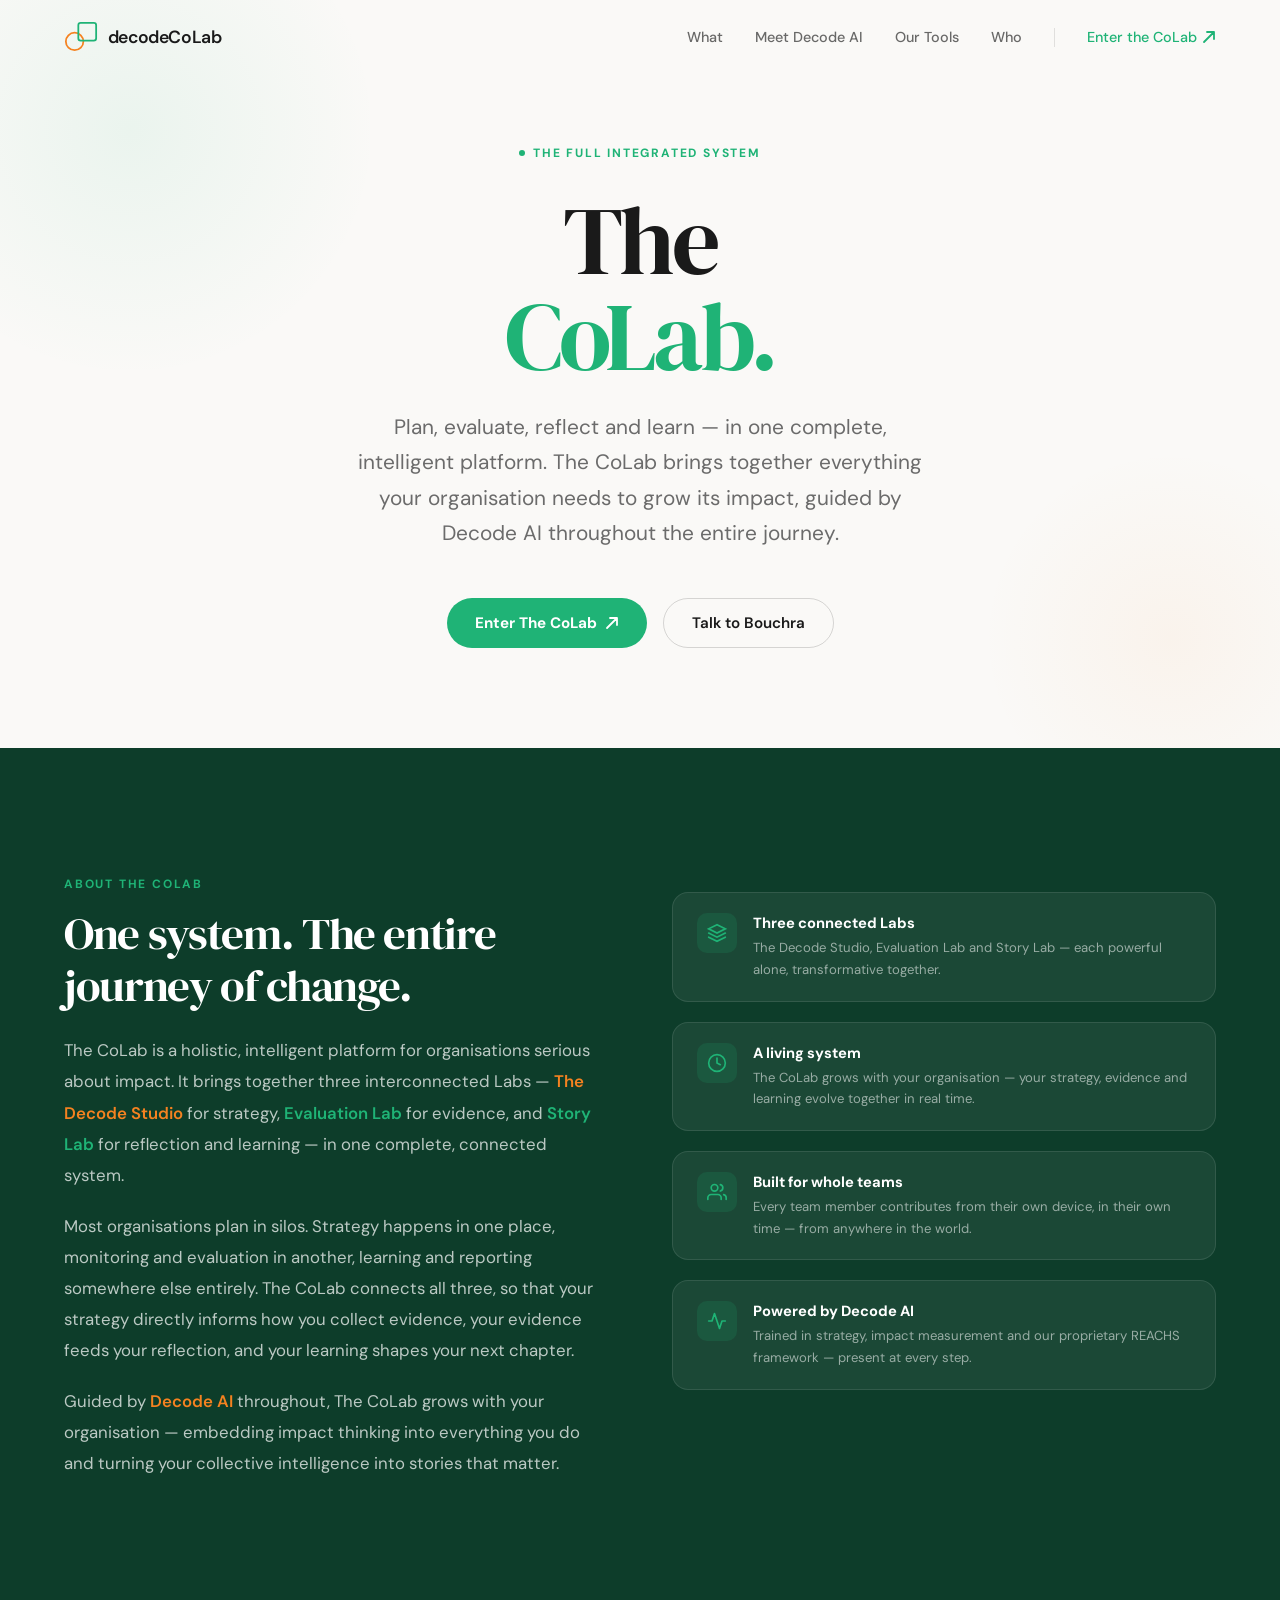
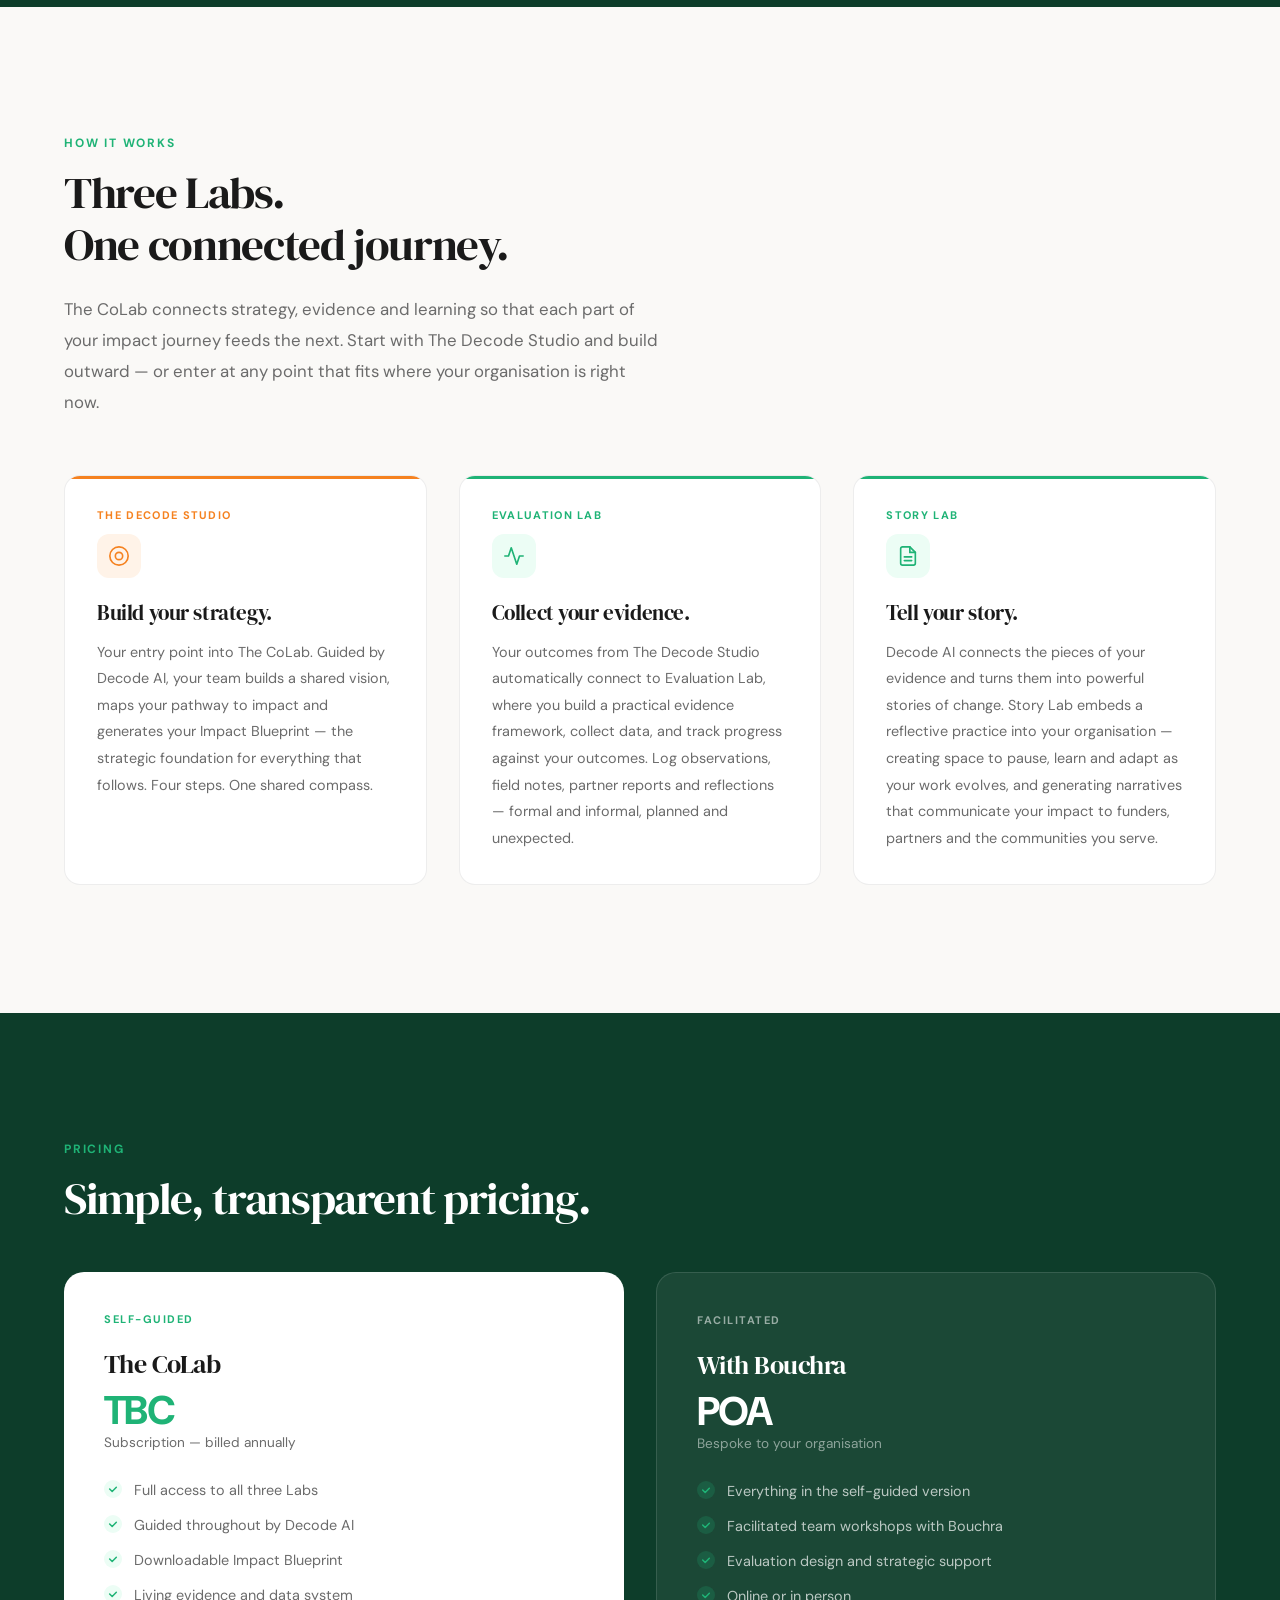
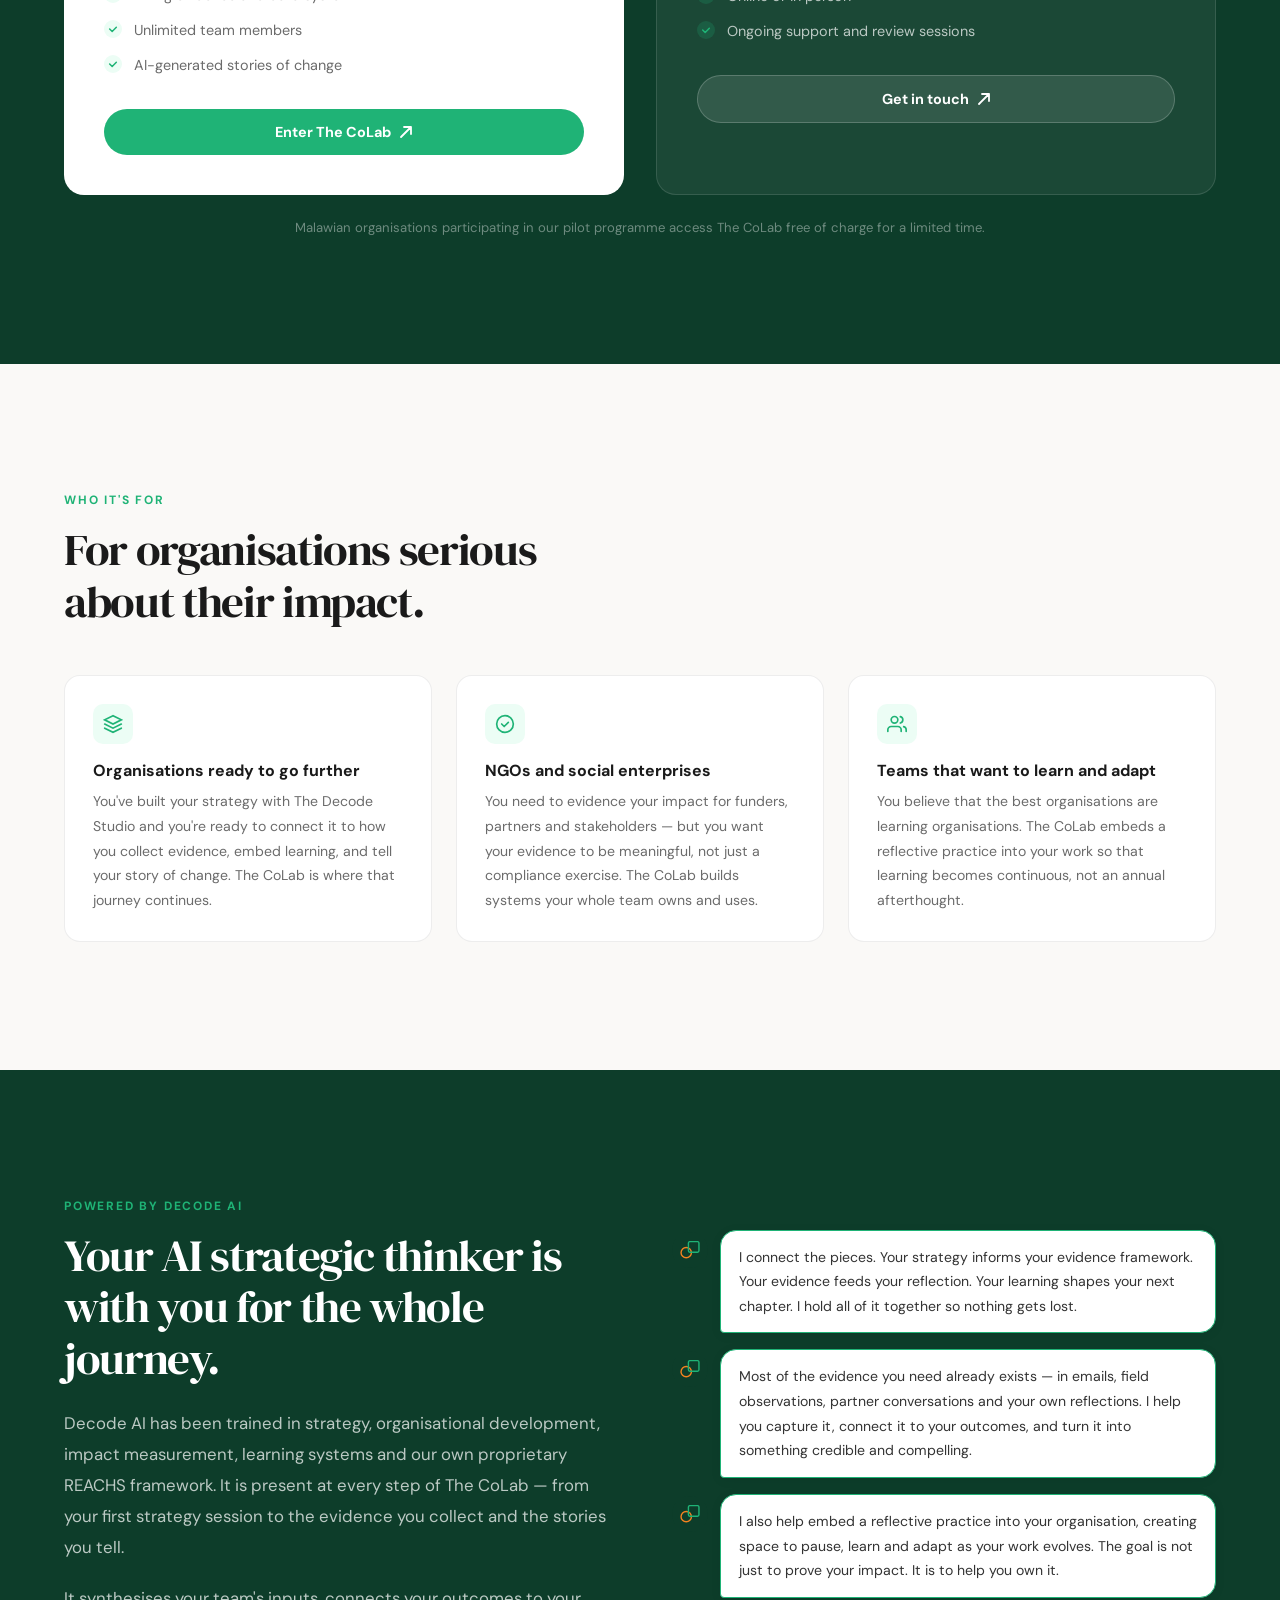
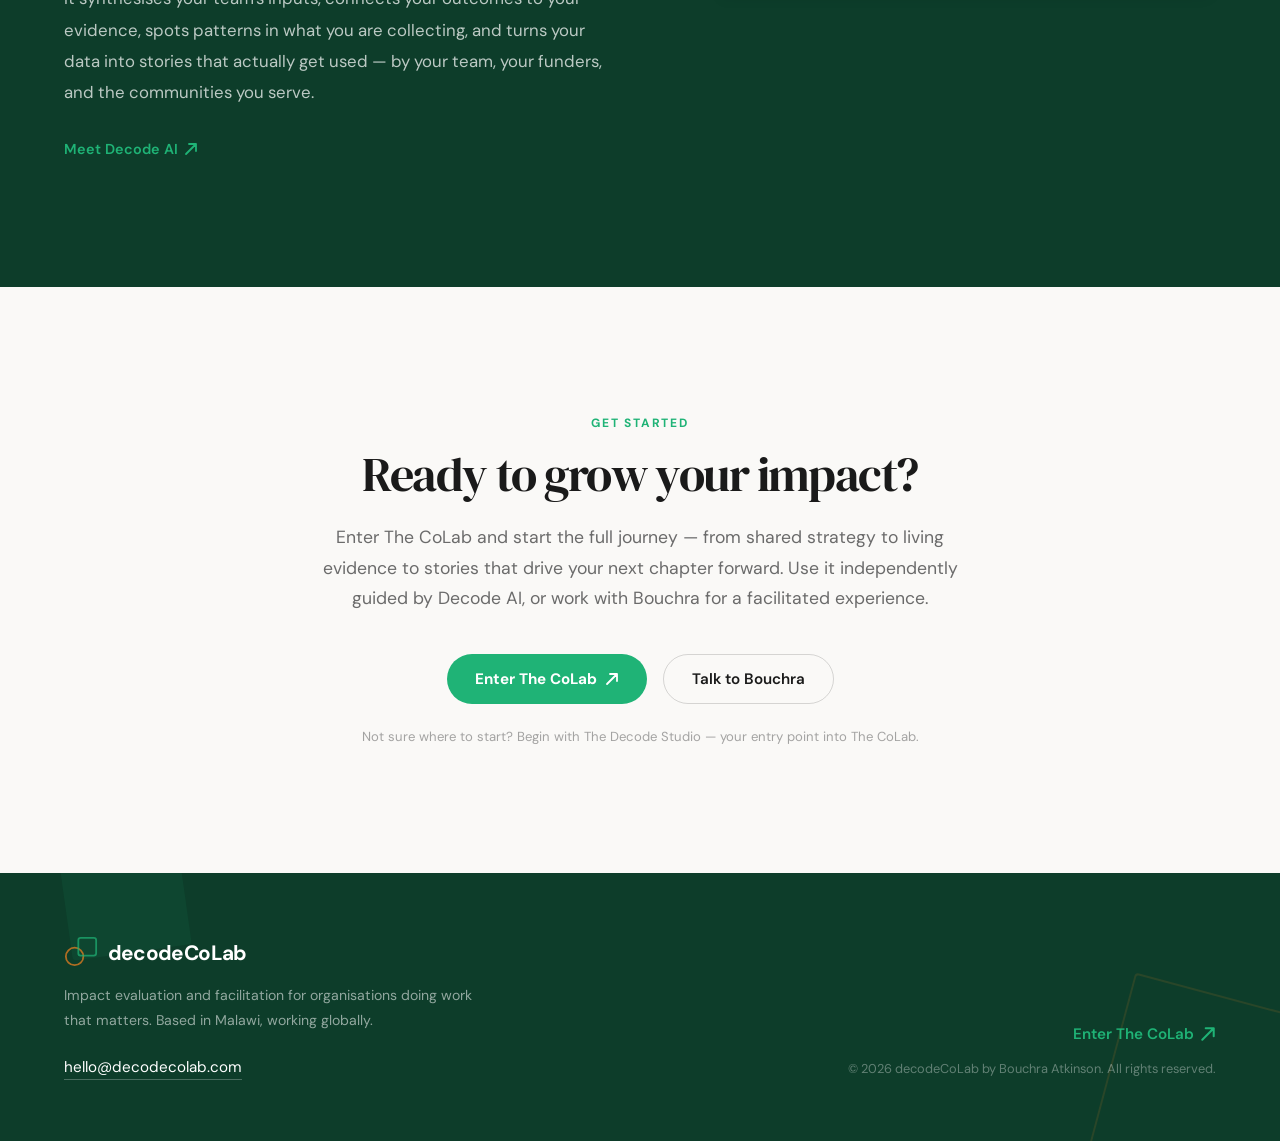
<file: the-colab.html>
<!DOCTYPE html>
<html lang="en">
<head>
  <meta charset="UTF-8" />
  <meta name="viewport" content="width=device-width, initial-scale=1.0" />
  <title>The CoLab — The Full Integrated System | decodeCoLab</title>
  <meta name="description" content="The CoLab is a holistic, intelligent platform that brings together strategy, evaluation, reflection and learning in one complete connected system. Plan, evaluate, reflect, learn." />
  <link rel="canonical" href="https://decodecolab.com/the-colab" />
  <link rel="preconnect" href="https://fonts.googleapis.com">
  <link rel="preconnect" href="https://fonts.gstatic.com" crossorigin>
  <link href="https://fonts.googleapis.com/css2?family=DM+Serif+Display:ital@0;1&family=DM+Sans:opsz,wght@9..40,300;9..40,400;9..40,500;9..40,600;9..40,700&display=swap" rel="stylesheet">
  <link rel="stylesheet" href="style.css" />
  <link rel="icon" href="data:image/svg+xml,<svg xmlns='http://www.w3.org/2000/svg' viewBox='-3 -3 114 101' fill='none'><circle cx='32.5' cy='62.5' r='29.5' stroke='%23f58220' stroke-width='6'/><rect x='45' y='0' width='60' height='60' rx='8' stroke='%231fb376' stroke-width='6'/></svg>">
  <style>

    /* ── Hero ── */
    .cl-hero {
      background: var(--bg);
      padding: 140px var(--pad-x) 100px;
      position: relative;
      overflow: hidden;
      text-align: center;
    }
    .cl-hero::before {
      content: '';
      position: absolute;
      top: -120px; left: -120px;
      width: 500px; height: 500px;
      border-radius: 50%;
      background: radial-gradient(circle, rgba(31,179,118,0.07) 0%, transparent 70%);
      pointer-events: none;
    }
    .cl-hero::after {
      content: '';
      position: absolute;
      bottom: -80px; right: -80px;
      width: 380px; height: 380px;
      border-radius: 50%;
      background: radial-gradient(circle, rgba(245,130,32,0.05) 0%, transparent 70%);
      pointer-events: none;
    }
    .cl-hero-inner {
      max-width: 760px;
      margin: 0 auto;
      position: relative;
      z-index: 1;
    }
    .cl-hero-eyebrow {
      display: inline-flex;
      align-items: center;
      gap: 8px;
      font-size: 12px;
      font-weight: 700;
      letter-spacing: 0.15em;
      text-transform: uppercase;
      color: var(--green);
      margin-bottom: 2rem;
    }
    .cl-hero-eyebrow-dot {
      width: 6px; height: 6px;
      border-radius: 50%;
      background: var(--green);
      flex-shrink: 0;
    }
    .cl-hero-name {
      font-family: var(--font-display);
      font-size: clamp(3.5rem, 8vw, 6rem);
      font-weight: 400;
      letter-spacing: -0.04em;
      color: var(--fg);
      line-height: 1.0;
      margin-bottom: 1.5rem;
    }
    .cl-hero-name span { color: var(--green); }
    .cl-hero-tagline {
      font-size: clamp(1.1rem, 2vw, 1.3rem);
      color: var(--muted);
      line-height: 1.7;
      margin-bottom: 3rem;
      max-width: 580px;
      margin-left: auto;
      margin-right: auto;
    }
    .cl-hero-actions {
      display: flex;
      gap: 1rem;
      flex-wrap: wrap;
      justify-content: center;
    }
    .cl-btn-primary {
      display: inline-flex;
      align-items: center;
      gap: 0.5rem;
      background: var(--green);
      color: white;
      font-family: var(--font-body);
      font-size: 0.95rem;
      font-weight: 700;
      padding: 0.875rem 1.75rem;
      border-radius: var(--radius-full);
      text-decoration: none;
      transition: background 0.2s, transform 0.15s;
    }
    .cl-btn-primary:hover { background: #1a9d64; transform: translateY(-2px); }
    .cl-btn-secondary {
      display: inline-flex;
      align-items: center;
      gap: 0.5rem;
      background: transparent;
      color: var(--fg);
      font-family: var(--font-body);
      font-size: 0.95rem;
      font-weight: 600;
      padding: 0.875rem 1.75rem;
      border-radius: var(--radius-full);
      text-decoration: none;
      border: 1.5px solid rgba(0,0,0,0.15);
      transition: border-color 0.2s, transform 0.15s;
    }
    .cl-btn-secondary:hover { border-color: var(--fg); transform: translateY(-2px); }

    /* ── Shared utilities ── */
    .cl-section-label {
      font-size: 12px;
      font-weight: 700;
      letter-spacing: 0.15em;
      text-transform: uppercase;
      margin-bottom: 1rem;
      display: block;
    }
    .cl-section-label.green { color: var(--green); }
    .cl-section-label.orange { color: var(--orange); }
    .cl-heading-dark {
      font-family: var(--font-display);
      font-size: clamp(2rem, 4vw, 2.8rem);
      font-weight: 400;
      letter-spacing: -0.03em;
      color: white;
      line-height: 1.15;
      margin-bottom: 1.5rem;
    }
    .cl-heading-light {
      font-family: var(--font-display);
      font-size: clamp(2rem, 4vw, 2.8rem);
      font-weight: 400;
      letter-spacing: -0.03em;
      color: var(--fg);
      line-height: 1.15;
      margin-bottom: 1.5rem;
    }
    .cl-body-dark {
      font-size: clamp(0.95rem, 1.6vw, 1.05rem);
      color: rgba(255,255,255,0.72);
      line-height: 1.85;
    }
    .cl-body-dark p { margin-bottom: 1.25rem; }
    .cl-body-dark p:last-child { margin-bottom: 0; }
    .cl-body-light {
      font-size: clamp(0.95rem, 1.6vw, 1.05rem);
      color: var(--muted);
      line-height: 1.85;
    }
    .cl-body-light p { margin-bottom: 1.25rem; }
    .cl-body-light p:last-child { margin-bottom: 0; }

    /* ── 2. About (dark) ── */
    .cl-about {
      background: var(--dark-green);
      padding: var(--section-py) var(--pad-x);
      position: relative;
      overflow: hidden;
    }
    .cl-about-inner {
      max-width: var(--max-w);
      margin: 0 auto;
      display: grid;
      grid-template-columns: 1fr 1fr;
      gap: clamp(2rem, 5vw, 5rem);
      align-items: start;
    }
    .cl-about-stats {
      display: flex;
      flex-direction: column;
      gap: 1.25rem;
      padding-top: 1rem;
    }
    .cl-about-stat {
      background: rgba(255,255,255,0.06);
      border: 1px solid rgba(255,255,255,0.1);
      border-radius: 16px;
      padding: 1.25rem 1.5rem;
      display: flex;
      align-items: flex-start;
      gap: 1rem;
    }
    .cl-about-stat-icon {
      width: 40px; height: 40px;
      border-radius: 10px;
      background: rgba(31,179,118,0.15);
      display: flex;
      align-items: center;
      justify-content: center;
      flex-shrink: 0;
    }
    .cl-about-stat-title {
      font-size: 0.92rem;
      font-weight: 700;
      color: white;
      margin-bottom: 0.25rem;
    }
    .cl-about-stat-desc {
      font-size: 0.82rem;
      color: rgba(255,255,255,0.55);
      line-height: 1.65;
    }

    /* ── 3. How it works (light) ── */
    .cl-steps {
      background: var(--bg);
      padding: var(--section-py) var(--pad-x);
    }
    .cl-steps-inner { max-width: var(--max-w); margin: 0 auto; }
    .cl-steps-header { margin-bottom: 3.5rem; max-width: 600px; }
    .cl-steps-sub {
      font-size: clamp(0.95rem, 1.6vw, 1.05rem);
      color: var(--muted);
      line-height: 1.85;
      margin-top: 1rem;
    }
    .cl-steps-grid {
      display: grid;
      grid-template-columns: repeat(3, 1fr);
      gap: 2rem;
    }
    .cl-step-card {
      background: white;
      border-radius: 16px;
      padding: 2rem;
      border: 1px solid rgba(0,0,0,0.07);
      position: relative;
      overflow: hidden;
    }
    .cl-step-card::before {
      content: '';
      position: absolute;
      top: 0; left: 0; right: 0;
      height: 3px;
      background: var(--green);
    }
    .cl-step-card.orange-top::before { background: var(--orange); }
    .cl-step-lab {
      font-size: 11px;
      font-weight: 700;
      letter-spacing: 0.12em;
      text-transform: uppercase;
      color: var(--green);
      margin-bottom: 0.75rem;
    }
    .cl-step-lab.orange { color: var(--orange); }
    .cl-step-icon {
      width: 44px; height: 44px;
      border-radius: 12px;
      background: #ecfdf5;
      display: flex;
      align-items: center;
      justify-content: center;
      margin-bottom: 1.25rem;
    }
    .cl-step-icon.orange { background: #fff3e8; }
    .cl-step-card h3 {
      font-family: var(--font-display);
      font-size: 1.3rem;
      font-weight: 400;
      color: var(--fg);
      margin-bottom: 0.75rem;
      letter-spacing: -0.02em;
    }
    .cl-step-card p {
      font-size: 0.9rem;
      color: var(--muted);
      line-height: 1.85;
    }

    /* ── 4. Pricing (dark) ── */
    .cl-pricing {
      background: var(--dark-green);
      padding: var(--section-py) var(--pad-x);
    }
    .cl-pricing-inner { max-width: var(--max-w); margin: 0 auto; }
    .cl-pricing-grid {
      display: grid;
      grid-template-columns: 1fr 1fr;
      gap: 2rem;
      margin-top: 3rem;
    }
    .cl-pricing-card {
      border-radius: 20px;
      padding: 2.5rem;
    }
    .cl-pricing-card.light { background: white; }
    .cl-pricing-card.dark { background: rgba(255,255,255,0.06); border: 1px solid rgba(255,255,255,0.12); }
    .cl-pricing-card-label {
      font-size: 11px;
      font-weight: 700;
      letter-spacing: 0.14em;
      text-transform: uppercase;
      margin-bottom: 1.25rem;
    }
    .cl-pricing-card.light .cl-pricing-card-label { color: var(--green); }
    .cl-pricing-card.dark .cl-pricing-card-label { color: rgba(255,255,255,0.55); }
    .cl-pricing-name {
      font-family: var(--font-display);
      font-size: 1.6rem;
      font-weight: 400;
      letter-spacing: -0.02em;
      margin-bottom: 0.5rem;
    }
    .cl-pricing-card.light .cl-pricing-name { color: var(--fg); }
    .cl-pricing-card.dark .cl-pricing-name { color: white; }
    .cl-pricing-price {
      font-size: 2.5rem;
      font-weight: 800;
      letter-spacing: -0.04em;
      margin-bottom: 0.25rem;
      line-height: 1;
    }
    .cl-pricing-card.light .cl-pricing-price { color: var(--green); }
    .cl-pricing-card.dark .cl-pricing-price { color: white; }
    .cl-pricing-period {
      font-size: 0.85rem;
      margin-bottom: 1.75rem;
    }
    .cl-pricing-card.light .cl-pricing-period { color: var(--muted); }
    .cl-pricing-card.dark .cl-pricing-period { color: rgba(255,255,255,0.5); }
    .cl-pricing-features {
      display: flex;
      flex-direction: column;
      gap: 0.75rem;
      margin-bottom: 2rem;
    }
    .cl-pricing-feature {
      display: flex;
      align-items: flex-start;
      gap: 0.75rem;
      font-size: 0.9rem;
      line-height: 1.6;
    }
    .cl-pricing-card.light .cl-pricing-feature { color: var(--muted); }
    .cl-pricing-card.dark .cl-pricing-feature { color: rgba(255,255,255,0.7); }
    .cl-pricing-check {
      width: 18px; height: 18px;
      border-radius: 50%;
      display: flex;
      align-items: center;
      justify-content: center;
      flex-shrink: 0;
      margin-top: 1px;
    }
    .cl-pricing-card.light .cl-pricing-check { background: #ecfdf5; }
    .cl-pricing-card.dark .cl-pricing-check { background: rgba(31,179,118,0.2); }
    .cl-pricing-cta {
      display: inline-flex;
      align-items: center;
      gap: 0.5rem;
      font-size: 0.9rem;
      font-weight: 700;
      padding: 0.875rem 1.75rem;
      border-radius: var(--radius-full);
      text-decoration: none;
      width: 100%;
      justify-content: center;
      transition: all 0.2s;
    }
    .cl-pricing-card.light .cl-pricing-cta { background: var(--green); color: white; }
    .cl-pricing-card.light .cl-pricing-cta:hover { background: #1a9d64; }
    .cl-pricing-card.dark .cl-pricing-cta { background: rgba(255,255,255,0.1); color: white; border: 1px solid rgba(255,255,255,0.2); }
    .cl-pricing-card.dark .cl-pricing-cta:hover { background: rgba(255,255,255,0.18); }
    .cl-pricing-note {
      font-size: 0.82rem;
      color: rgba(255,255,255,0.4);
      text-align: center;
      margin-top: 1.5rem;
    }

    /* ── 5. Who it's for (light) ── */
    .cl-for {
      background: var(--bg);
      padding: var(--section-py) var(--pad-x);
    }
    .cl-for-inner { max-width: var(--max-w); margin: 0 auto; }
    .cl-for-grid {
      display: grid;
      grid-template-columns: repeat(3, 1fr);
      gap: 1.5rem;
      margin-top: 3rem;
    }
    .cl-for-card {
      background: white;
      border-radius: 16px;
      padding: 1.75rem;
      border: 1px solid rgba(0,0,0,0.07);
    }
    .cl-for-card-icon {
      width: 40px; height: 40px;
      border-radius: 10px;
      background: #ecfdf5;
      display: flex;
      align-items: center;
      justify-content: center;
      margin-bottom: 1rem;
    }
    .cl-for-card h3 { font-size: 1rem; font-weight: 700; color: var(--fg); margin-bottom: 0.5rem; }
    .cl-for-card p { font-size: 0.88rem; color: var(--muted); line-height: 1.75; }

    /* ── 6. Decode AI (dark) ── */
    .cl-ai {
      background: var(--dark-green);
      padding: var(--section-py) var(--pad-x);
    }
    .cl-ai-inner {
      max-width: var(--max-w);
      margin: 0 auto;
      display: grid;
      grid-template-columns: 1fr 1fr;
      gap: clamp(2rem, 5vw, 4rem);
      align-items: start;
    }
    .cl-ai-bubbles { display: flex; flex-direction: column; gap: 1rem; padding-top: 2rem; }
    .cl-ai-bubble { display: flex; align-items: flex-start; gap: 12px; }
    .cl-ai-avatar {
      width: 36px; height: 36px;
      border-radius: 50%;
      background: #0d3d2a;
      flex-shrink: 0;
      display: flex;
      align-items: center;
      justify-content: center;
      margin-top: 2px;
    }
    .cl-ai-bubble-text {
      background: white;
      border: 1.5px solid #1fb376;
      border-radius: 16px;
      border-bottom-left-radius: 4px;
      padding: 14px 18px;
      font-size: 0.88rem;
      color: #333;
      line-height: 1.75;
      flex: 1;
      box-shadow: 0 2px 12px rgba(0,0,0,0.06);
    }
    .cl-ai-link {
      display: inline-flex;
      align-items: center;
      gap: 0.4rem;
      font-size: 0.9rem;
      font-weight: 600;
      color: var(--green);
      text-decoration: none;
      margin-top: 2rem;
    }

    /* ── 7. CTA (light) ── */
    .cl-cta {
      background: var(--bg);
      padding: var(--section-py) var(--pad-x);
      text-align: center;
    }
    .cl-cta-inner { max-width: 680px; margin: 0 auto; }
    .cl-cta-heading {
      font-family: var(--font-display);
      font-size: clamp(2rem, 4vw, 3rem);
      font-weight: 400;
      letter-spacing: -0.03em;
      color: var(--fg);
      line-height: 1.15;
      margin-bottom: 1.25rem;
    }
    .cl-cta-sub {
      font-size: clamp(0.95rem, 1.6vw, 1.1rem);
      color: var(--muted);
      line-height: 1.75;
      margin-bottom: 2.5rem;
    }
    .cl-cta-actions { display: flex; gap: 1rem; justify-content: center; flex-wrap: wrap; }
    .cl-cta-note { font-size: 0.82rem; color: var(--muted); margin-top: 1.5rem; opacity: 0.6; }

    /* ── Responsive ── */
    @media (max-width: 900px) {
      .cl-about-inner { grid-template-columns: 1fr; }
      .cl-steps-grid { grid-template-columns: 1fr; }
      .cl-pricing-grid { grid-template-columns: 1fr; }
      .cl-for-grid { grid-template-columns: 1fr; }
      .cl-ai-inner { grid-template-columns: 1fr; }
    }
    @media (max-width: 768px) {
      .cl-hero { padding: 100px var(--pad-x) 60px; }
      .cl-hero-actions { flex-direction: column; align-items: center; }
      .cl-btn-primary, .cl-btn-secondary { justify-content: center; width: 100%; max-width: 320px; }
      .cl-cta-actions { flex-direction: column; align-items: center; }
    }
  </style>
</head>
<body>

  <!-- Nav -->
  <header class="nav" id="nav">
    <div class="nav-inner">
      <a href="index.html" class="nav-logo">
        <svg class="logo-mark" width="34" height="30" viewBox="-3 -3 114 101" fill="none">
          <circle cx="32.5" cy="62.5" r="29.5" stroke="#f58220" stroke-width="6" fill="none"/>
          <rect x="45" y="0" width="60" height="60" rx="8" stroke="#1fb376" stroke-width="6" fill="none"/>
        </svg>
        <span class="nav-wordmark">decodeCoLab</span>
      </a>
      <nav class="nav-links" id="nav-links">
        <a href="index.html#whatwedo">What</a>
        <a href="index.html#decode-ai">Meet Decode AI</a>
        <a href="index.html#tools">Our Tools</a>
        <a href="index.html#about">Who</a>
        <div class="nav-divider"></div>
        <a href="https://app.decodecolab.com/" target="_blank" rel="noopener noreferrer" class="nav-cta">
          Enter the CoLab
          <svg width="14" height="14" viewBox="0 0 14 14" fill="none"><path d="M2 12L12 2M12 2H5M12 2v7" stroke="currentColor" stroke-width="1.8" stroke-linecap="round" stroke-linejoin="round"/></svg>
        </a>
      </nav>
      <button class="nav-hamburger" id="nav-hamburger" aria-label="Menu"><span></span><span></span></button>
    </div>
    <div class="nav-mobile" id="nav-mobile">
      <a href="index.html#whatwedo" class="nav-mobile-link">What</a>
      <a href="index.html#decode-ai" class="nav-mobile-link">Meet Decode AI</a>
      <a href="index.html#tools" class="nav-mobile-link">Our Tools</a>
      <a href="index.html#about" class="nav-mobile-link">Who</a>
      <a href="https://app.decodecolab.com/" target="_blank" rel="noopener noreferrer" class="nav-mobile-cta">
        Enter the CoLab
        <svg width="14" height="14" viewBox="0 0 14 14" fill="none"><path d="M2 12L12 2M12 2H5M12 2v7" stroke="currentColor" stroke-width="1.8" stroke-linecap="round" stroke-linejoin="round"/></svg>
      </a>
    </div>
  </header>

  <!-- 1. Hero -->
  <section class="cl-hero">
    <div class="cl-hero-inner">
      <div class="cl-hero-eyebrow">
        <span class="cl-hero-eyebrow-dot"></span>
        The Full Integrated System
      </div>
      <h1 class="cl-hero-name">The<br><span>CoLab.</span></h1>
      <p class="cl-hero-tagline">Plan, evaluate, reflect and learn — in one complete, intelligent platform. The CoLab brings together everything your organisation needs to grow its impact, guided by Decode AI throughout the entire journey.</p>
      <div class="cl-hero-actions">
        <a href="https://app.decodecolab.com/" target="_blank" rel="noopener noreferrer" class="cl-btn-primary">
          Enter The CoLab
          <svg width="14" height="14" viewBox="0 0 14 14" fill="none"><path d="M2 12L12 2M12 2H5M12 2v7" stroke="currentColor" stroke-width="1.8" stroke-linecap="round" stroke-linejoin="round"/></svg>
        </a>
        <a href="mailto:hello@decodecolab.com?subject=CoLab enquiry" class="cl-btn-secondary">
          Talk to Bouchra
        </a>
      </div>
    </div>
  </section>

  <!-- 2. About (dark) -->
  <section class="cl-about">
    <div class="cl-about-inner">
      <div>
        <span class="cl-section-label green">About The CoLab</span>
        <h2 class="cl-heading-dark">One system. The entire journey of change.</h2>
        <div class="cl-body-dark">
          <p>The CoLab is a holistic, intelligent platform for organisations serious about impact. It brings together three interconnected Labs — <span style="color:var(--orange); font-weight:600;">The Decode Studio</span> for strategy, <span style="color:var(--green); font-weight:600;">Evaluation Lab</span> for evidence, and <span style="color:var(--green); font-weight:600;">Story Lab</span> for reflection and learning — in one complete, connected system.</p>
          <p>Most organisations plan in silos. Strategy happens in one place, monitoring and evaluation in another, learning and reporting somewhere else entirely. The CoLab connects all three, so that your strategy directly informs how you collect evidence, your evidence feeds your reflection, and your learning shapes your next chapter.</p>
          <p>Guided by <span style="color:var(--orange); font-weight:600;">Decode AI</span> throughout, The CoLab grows with your organisation — embedding impact thinking into everything you do and turning your collective intelligence into stories that matter.</p>
        </div>
      </div>
      <div class="cl-about-stats">
        <div class="cl-about-stat">
          <div class="cl-about-stat-icon">
            <svg width="20" height="20" viewBox="0 0 24 24" fill="none"><path d="M12 2L2 7l10 5 10-5-10-5z" stroke="#1fb376" stroke-width="2" stroke-linecap="round"/><path d="M2 17l10 5 10-5M2 12l10 5 10-5" stroke="#1fb376" stroke-width="2" stroke-linecap="round"/></svg>
          </div>
          <div>
            <div class="cl-about-stat-title">Three connected Labs</div>
            <div class="cl-about-stat-desc">The Decode Studio, Evaluation Lab and Story Lab — each powerful alone, transformative together.</div>
          </div>
        </div>
        <div class="cl-about-stat">
          <div class="cl-about-stat-icon">
            <svg width="20" height="20" viewBox="0 0 24 24" fill="none"><circle cx="12" cy="12" r="10" stroke="#1fb376" stroke-width="2"/><path d="M12 6v6l4 2" stroke="#1fb376" stroke-width="2" stroke-linecap="round"/></svg>
          </div>
          <div>
            <div class="cl-about-stat-title">A living system</div>
            <div class="cl-about-stat-desc">The CoLab grows with your organisation — your strategy, evidence and learning evolve together in real time.</div>
          </div>
        </div>
        <div class="cl-about-stat">
          <div class="cl-about-stat-icon">
            <svg width="20" height="20" viewBox="0 0 24 24" fill="none"><path d="M17 21v-2a4 4 0 0 0-4-4H5a4 4 0 0 0-4 4v2" stroke="#1fb376" stroke-width="2" stroke-linecap="round"/><circle cx="9" cy="7" r="4" stroke="#1fb376" stroke-width="2"/><path d="M23 21v-2a4 4 0 0 0-3-3.87M16 3.13a4 4 0 0 1 0 7.75" stroke="#1fb376" stroke-width="2" stroke-linecap="round"/></svg>
          </div>
          <div>
            <div class="cl-about-stat-title">Built for whole teams</div>
            <div class="cl-about-stat-desc">Every team member contributes from their own device, in their own time — from anywhere in the world.</div>
          </div>
        </div>
        <div class="cl-about-stat">
          <div class="cl-about-stat-icon">
            <svg width="20" height="20" viewBox="0 0 24 24" fill="none"><polyline points="22 12 18 12 15 21 9 3 6 12 2 12" stroke="#1fb376" stroke-width="2" stroke-linecap="round" stroke-linejoin="round"/></svg>
          </div>
          <div>
            <div class="cl-about-stat-title">Powered by Decode AI</div>
            <div class="cl-about-stat-desc">Trained in strategy, impact measurement and our proprietary REACHS framework — present at every step.</div>
          </div>
        </div>
      </div>
    </div>
  </section>

  <!-- 3. How it works (light) -->
  <section class="cl-steps">
    <div class="cl-steps-inner">
      <div class="cl-steps-header">
        <span class="cl-section-label green">How it works</span>
        <h2 class="cl-heading-light">Three Labs.<br>One connected journey.</h2>
        <p class="cl-steps-sub">The CoLab connects strategy, evidence and learning so that each part of your impact journey feeds the next. Start with The Decode Studio and build outward — or enter at any point that fits where your organisation is right now.</p>
      </div>
      <div class="cl-steps-grid">

        <div class="cl-step-card orange-top">
          <div class="cl-step-lab orange">The Decode Studio</div>
          <div class="cl-step-icon orange">
            <svg width="22" height="22" viewBox="0 0 24 24" fill="none"><circle cx="12" cy="12" r="10" stroke="#f58220" stroke-width="1.8"/><circle cx="12" cy="12" r="4" stroke="#f58220" stroke-width="1.8"/></svg>
          </div>
          <h3>Build your strategy.</h3>
          <p>Your entry point into The CoLab. Guided by Decode AI, your team builds a shared vision, maps your pathway to impact and generates your Impact Blueprint — the strategic foundation for everything that follows. Four steps. One shared compass.</p>
        </div>

        <div class="cl-step-card">
          <div class="cl-step-lab">Evaluation Lab</div>
          <div class="cl-step-icon">
            <svg width="22" height="22" viewBox="0 0 24 24" fill="none"><polyline points="22 12 18 12 15 21 9 3 6 12 2 12" stroke="#1fb376" stroke-width="1.8" stroke-linecap="round" stroke-linejoin="round"/></svg>
          </div>
          <h3>Collect your evidence.</h3>
          <p>Your outcomes from The Decode Studio automatically connect to Evaluation Lab, where you build a practical evidence framework, collect data, and track progress against your outcomes. Log observations, field notes, partner reports and reflections — formal and informal, planned and unexpected.</p>
        </div>

        <div class="cl-step-card">
          <div class="cl-step-lab">Story Lab</div>
          <div class="cl-step-icon">
            <svg width="22" height="22" viewBox="0 0 24 24" fill="none"><path d="M14 2H6a2 2 0 0 0-2 2v16a2 2 0 0 0 2 2h12a2 2 0 0 0 2-2V8z" stroke="#1fb376" stroke-width="1.8" stroke-linecap="round"/><polyline points="14,2 14,8 20,8" stroke="#1fb376" stroke-width="1.8" stroke-linecap="round"/><line x1="16" y1="13" x2="8" y2="13" stroke="#1fb376" stroke-width="1.8" stroke-linecap="round"/><line x1="16" y1="17" x2="8" y2="17" stroke="#1fb376" stroke-width="1.8" stroke-linecap="round"/></svg>
          </div>
          <h3>Tell your story.</h3>
          <p>Decode AI connects the pieces of your evidence and turns them into powerful stories of change. Story Lab embeds a reflective practice into your organisation — creating space to pause, learn and adapt as your work evolves, and generating narratives that communicate your impact to funders, partners and the communities you serve.</p>
        </div>

      </div>
    </div>
  </section>

  <!-- 4. Pricing (dark) -->
  <section class="cl-pricing">
    <div class="cl-pricing-inner">
      <span class="cl-section-label green">Pricing</span>
      <h2 class="cl-heading-dark">Simple, transparent pricing.</h2>
      <div class="cl-pricing-grid">
        <div class="cl-pricing-card light">
          <div class="cl-pricing-card-label">Self-guided</div>
          <div class="cl-pricing-name">The CoLab</div>
          <div class="cl-pricing-price">TBC</div>
          <div class="cl-pricing-period">Subscription — billed annually</div>
          <div class="cl-pricing-features">
            <div class="cl-pricing-feature"><div class="cl-pricing-check"><svg width="10" height="10" viewBox="0 0 12 12" fill="none"><path d="M2 6l3 3 5-5" stroke="#1fb376" stroke-width="1.8" stroke-linecap="round" stroke-linejoin="round"/></svg></div>Full access to all three Labs</div>
            <div class="cl-pricing-feature"><div class="cl-pricing-check"><svg width="10" height="10" viewBox="0 0 12 12" fill="none"><path d="M2 6l3 3 5-5" stroke="#1fb376" stroke-width="1.8" stroke-linecap="round" stroke-linejoin="round"/></svg></div>Guided throughout by Decode AI</div>
            <div class="cl-pricing-feature"><div class="cl-pricing-check"><svg width="10" height="10" viewBox="0 0 12 12" fill="none"><path d="M2 6l3 3 5-5" stroke="#1fb376" stroke-width="1.8" stroke-linecap="round" stroke-linejoin="round"/></svg></div>Downloadable Impact Blueprint</div>
            <div class="cl-pricing-feature"><div class="cl-pricing-check"><svg width="10" height="10" viewBox="0 0 12 12" fill="none"><path d="M2 6l3 3 5-5" stroke="#1fb376" stroke-width="1.8" stroke-linecap="round" stroke-linejoin="round"/></svg></div>Living evidence and data system</div>
            <div class="cl-pricing-feature"><div class="cl-pricing-check"><svg width="10" height="10" viewBox="0 0 12 12" fill="none"><path d="M2 6l3 3 5-5" stroke="#1fb376" stroke-width="1.8" stroke-linecap="round" stroke-linejoin="round"/></svg></div>Unlimited team members</div>
            <div class="cl-pricing-feature"><div class="cl-pricing-check"><svg width="10" height="10" viewBox="0 0 12 12" fill="none"><path d="M2 6l3 3 5-5" stroke="#1fb376" stroke-width="1.8" stroke-linecap="round" stroke-linejoin="round"/></svg></div>AI-generated stories of change</div>
          </div>
          <a href="https://app.decodecolab.com/" target="_blank" rel="noopener noreferrer" class="cl-pricing-cta">
            Enter The CoLab
            <svg width="14" height="14" viewBox="0 0 14 14" fill="none"><path d="M2 12L12 2M12 2H5M12 2v7" stroke="currentColor" stroke-width="1.8" stroke-linecap="round" stroke-linejoin="round"/></svg>
          </a>
        </div>
        <div class="cl-pricing-card dark">
          <div class="cl-pricing-card-label">Facilitated</div>
          <div class="cl-pricing-name">With Bouchra</div>
          <div class="cl-pricing-price">POA</div>
          <div class="cl-pricing-period">Bespoke to your organisation</div>
          <div class="cl-pricing-features">
            <div class="cl-pricing-feature"><div class="cl-pricing-check"><svg width="10" height="10" viewBox="0 0 12 12" fill="none"><path d="M2 6l3 3 5-5" stroke="#1fb376" stroke-width="1.8" stroke-linecap="round" stroke-linejoin="round"/></svg></div>Everything in the self-guided version</div>
            <div class="cl-pricing-feature"><div class="cl-pricing-check"><svg width="10" height="10" viewBox="0 0 12 12" fill="none"><path d="M2 6l3 3 5-5" stroke="#1fb376" stroke-width="1.8" stroke-linecap="round" stroke-linejoin="round"/></svg></div>Facilitated team workshops with Bouchra</div>
            <div class="cl-pricing-feature"><div class="cl-pricing-check"><svg width="10" height="10" viewBox="0 0 12 12" fill="none"><path d="M2 6l3 3 5-5" stroke="#1fb376" stroke-width="1.8" stroke-linecap="round" stroke-linejoin="round"/></svg></div>Evaluation design and strategic support</div>
            <div class="cl-pricing-feature"><div class="cl-pricing-check"><svg width="10" height="10" viewBox="0 0 12 12" fill="none"><path d="M2 6l3 3 5-5" stroke="#1fb376" stroke-width="1.8" stroke-linecap="round" stroke-linejoin="round"/></svg></div>Online or in person</div>
            <div class="cl-pricing-feature"><div class="cl-pricing-check"><svg width="10" height="10" viewBox="0 0 12 12" fill="none"><path d="M2 6l3 3 5-5" stroke="#1fb376" stroke-width="1.8" stroke-linecap="round" stroke-linejoin="round"/></svg></div>Ongoing support and review sessions</div>
          </div>
          <a href="mailto:hello@decodecolab.com?subject=CoLab facilitated enquiry" class="cl-pricing-cta">
            Get in touch
            <svg width="14" height="14" viewBox="0 0 14 14" fill="none"><path d="M2 12L12 2M12 2H5M12 2v7" stroke="currentColor" stroke-width="1.8" stroke-linecap="round" stroke-linejoin="round"/></svg>
          </a>
        </div>
      </div>
      <p class="cl-pricing-note">Malawian organisations participating in our pilot programme access The CoLab free of charge for a limited time.</p>
    </div>
  </section>

  <!-- 5. Who it's for (light) -->
  <section class="cl-for">
    <div class="cl-for-inner">
      <span class="cl-section-label green">Who it's for</span>
      <h2 class="cl-heading-light">For organisations serious<br>about their impact.</h2>
      <div class="cl-for-grid">
        <div class="cl-for-card">
          <div class="cl-for-card-icon">
            <svg width="20" height="20" viewBox="0 0 24 24" fill="none"><path d="M12 2L2 7l10 5 10-5-10-5z" stroke="#1fb376" stroke-width="2" stroke-linecap="round"/><path d="M2 17l10 5 10-5M2 12l10 5 10-5" stroke="#1fb376" stroke-width="2" stroke-linecap="round"/></svg>
          </div>
          <h3>Organisations ready to go further</h3>
          <p>You've built your strategy with The Decode Studio and you're ready to connect it to how you collect evidence, embed learning, and tell your story of change. The CoLab is where that journey continues.</p>
        </div>
        <div class="cl-for-card">
          <div class="cl-for-card-icon">
            <svg width="20" height="20" viewBox="0 0 24 24" fill="none"><circle cx="12" cy="12" r="10" stroke="#1fb376" stroke-width="2"/><path d="M8 12l3 3 5-5" stroke="#1fb376" stroke-width="2" stroke-linecap="round" stroke-linejoin="round"/></svg>
          </div>
          <h3>NGOs and social enterprises</h3>
          <p>You need to evidence your impact for funders, partners and stakeholders — but you want your evidence to be meaningful, not just a compliance exercise. The CoLab builds systems your whole team owns and uses.</p>
        </div>
        <div class="cl-for-card">
          <div class="cl-for-card-icon">
            <svg width="20" height="20" viewBox="0 0 24 24" fill="none"><path d="M17 21v-2a4 4 0 0 0-4-4H5a4 4 0 0 0-4 4v2" stroke="#1fb376" stroke-width="2" stroke-linecap="round"/><circle cx="9" cy="7" r="4" stroke="#1fb376" stroke-width="2"/><path d="M23 21v-2a4 4 0 0 0-3-3.87M16 3.13a4 4 0 0 1 0 7.75" stroke="#1fb376" stroke-width="2" stroke-linecap="round"/></svg>
          </div>
          <h3>Teams that want to learn and adapt</h3>
          <p>You believe that the best organisations are learning organisations. The CoLab embeds a reflective practice into your work so that learning becomes continuous, not an annual afterthought.</p>
        </div>
      </div>
    </div>
  </section>

  <!-- 6. Decode AI (dark) -->
  <section class="cl-ai">
    <div class="cl-ai-inner">
      <div>
        <span class="cl-section-label green">Powered by Decode AI</span>
        <h2 class="cl-heading-dark">Your AI strategic thinker is with you for the whole journey.</h2>
        <div class="cl-body-dark">
          <p>Decode AI has been trained in strategy, organisational development, impact measurement, learning systems and our own proprietary REACHS framework. It is present at every step of The CoLab — from your first strategy session to the evidence you collect and the stories you tell.</p>
          <p>It synthesises your team's inputs, connects your outcomes to your evidence, spots patterns in what you are collecting, and turns your data into stories that actually get used — by your team, your funders, and the communities you serve.</p>
        </div>
        <a href="meet-decode.html" class="cl-ai-link">
          Meet Decode AI
          <svg width="14" height="14" viewBox="0 0 14 14" fill="none"><path d="M2 12L12 2M12 2H5M12 2v7" stroke="currentColor" stroke-width="1.8" stroke-linecap="round" stroke-linejoin="round"/></svg>
        </a>
      </div>
      <div class="cl-ai-bubbles">
        <div class="cl-ai-bubble">
          <div class="cl-ai-avatar">
            <svg width="20" height="18" viewBox="-3 -3 114 101" fill="none"><circle cx="32.5" cy="62.5" r="29.5" stroke="#f58220" stroke-width="8" fill="none"/><rect x="45" y="0" width="60" height="60" rx="8" stroke="#1fb376" stroke-width="8" fill="none"/></svg>
          </div>
          <div class="cl-ai-bubble-text">I connect the pieces. Your strategy informs your evidence framework. Your evidence feeds your reflection. Your learning shapes your next chapter. I hold all of it together so nothing gets lost.</div>
        </div>
        <div class="cl-ai-bubble">
          <div class="cl-ai-avatar">
            <svg width="20" height="18" viewBox="-3 -3 114 101" fill="none"><circle cx="32.5" cy="62.5" r="29.5" stroke="#f58220" stroke-width="8" fill="none"/><rect x="45" y="0" width="60" height="60" rx="8" stroke="#1fb376" stroke-width="8" fill="none"/></svg>
          </div>
          <div class="cl-ai-bubble-text">Most of the evidence you need already exists — in emails, field observations, partner conversations and your own reflections. I help you capture it, connect it to your outcomes, and turn it into something credible and compelling.</div>
        </div>
        <div class="cl-ai-bubble">
          <div class="cl-ai-avatar">
            <svg width="20" height="18" viewBox="-3 -3 114 101" fill="none"><circle cx="32.5" cy="62.5" r="29.5" stroke="#f58220" stroke-width="8" fill="none"/><rect x="45" y="0" width="60" height="60" rx="8" stroke="#1fb376" stroke-width="8" fill="none"/></svg>
          </div>
          <div class="cl-ai-bubble-text">I also help embed a reflective practice into your organisation, creating space to pause, learn and adapt as your work evolves. The goal is not just to prove your impact. It is to help you own it.</div>
        </div>
      </div>
    </div>
  </section>

  <!-- 7. CTA (light) -->
  <section class="cl-cta">
    <div class="cl-cta-inner">
      <span class="cl-section-label green" style="text-align:center;">Get started</span>
      <h2 class="cl-cta-heading">Ready to grow your impact?</h2>
      <p class="cl-cta-sub">Enter The CoLab and start the full journey — from shared strategy to living evidence to stories that drive your next chapter forward. Use it independently guided by Decode AI, or work with Bouchra for a facilitated experience.</p>
      <div class="cl-cta-actions">
        <a href="https://app.decodecolab.com/" target="_blank" rel="noopener noreferrer" class="cl-btn-primary">
          Enter The CoLab
          <svg width="14" height="14" viewBox="0 0 14 14" fill="none"><path d="M2 12L12 2M12 2H5M12 2v7" stroke="currentColor" stroke-width="1.8" stroke-linecap="round" stroke-linejoin="round"/></svg>
        </a>
        <a href="mailto:hello@decodecolab.com?subject=CoLab enquiry" class="cl-btn-secondary">
          Talk to Bouchra
        </a>
      </div>
      <p class="cl-cta-note">Not sure where to start? Begin with The Decode Studio — your entry point into The CoLab.</p>
    </div>
  </section>

  <!-- Footer -->
  <footer class="footer">
    <div class="footer-shapes" aria-hidden="true">
      <div class="fshape fshape-1"></div>
      <div class="fshape fshape-2"></div>
    </div>
    <div class="footer-inner">
      <div class="footer-left">
        <div class="footer-logo">
          <svg width="34" height="30" viewBox="-3 -3 114 101" fill="none">
            <circle cx="32.5" cy="62.5" r="29.5" stroke="rgba(245,130,32,0.7)" stroke-width="6" fill="none"/>
            <rect x="45" y="0" width="60" height="60" rx="8" stroke="rgba(31,179,118,0.7)" stroke-width="6" fill="none"/>
          </svg>
          <span>decodeCoLab</span>
        </div>
        <p class="footer-desc">Impact evaluation and facilitation for organisations doing work that matters. Based in Malawi, working globally.</p>
        <a href="mailto:hello@decodecolab.com" class="footer-email">hello@decodecolab.com</a>
      </div>
      <div class="footer-right">
        <a href="https://app.decodecolab.com/" target="_blank" rel="noopener noreferrer" class="footer-platform-link">
          Enter The CoLab
          <svg width="16" height="16" viewBox="0 0 14 14" fill="none"><path d="M2 12L12 2M12 2H5M12 2v7" stroke="currentColor" stroke-width="1.8" stroke-linecap="round" stroke-linejoin="round"/></svg>
        </a>
        <p class="footer-copy">&copy; <span id="year"></span> decodeCoLab by Bouchra Atkinson. All rights reserved.</p>
      </div>
    </div>
  </footer>

  <script src="script.js"></script>
</body>
</html>
</file>
<file: style.css>
/* ═══════════════════════════════════════════════
   IMPACT:COLAB — Portfolio Site
   style.css
═══════════════════════════════════════════════ */

@import url('https://fonts.googleapis.com/css2?family=DM+Serif+Display:ital@0;1&family=DM+Sans:opsz,wght@9..40,300;9..40,400;9..40,500;9..40,600&display=swap');

/* ─── TOKENS ─────────────────────────────────── */
:root {
  --green:       #1fb376;
  --orange:      #f58220;
  --dark-green:  #0d3d2a;
  --bg:          #faf9f7;
  --fg:          #1a1a1a;
  --muted:       #6b6b6b;
  --border:      rgba(0,0,0,0.10);
  --white:       #ffffff;

  --font-display: 'DM Serif Display', Georgia, serif;
  --font-body:    'DM Sans', system-ui, sans-serif;

  --max-w: 1200px;
  --pad-x: clamp(1.5rem, 5vw, 5rem);
  --section-py: clamp(5rem, 10vw, 9rem);

  --radius-sm:  8px;
  --radius-md:  16px;
  --radius-lg:  24px;
  --radius-full: 9999px;
}

/* ─── RESET ──────────────────────────────────── */
*, *::before, *::after { box-sizing: border-box; margin: 0; padding: 0; }
html { scroll-behavior: smooth; -webkit-font-smoothing: antialiased; }
body {
  font-family: var(--font-body);
  font-weight: 400;
  background: var(--bg);
  color: var(--fg);
  overflow-x: hidden;
}
img { display: block; max-width: 100%; }
a { text-decoration: none; color: inherit; }

/* ─── UTILITIES ──────────────────────────────── */
.text-green  { color: var(--green); }
.text-orange { color: var(--orange); }
.text-white  { color: var(--white); }

.section-inner {
  max-width: var(--max-w);
  margin: 0 auto;
  padding: 0 var(--pad-x);
}

.section-heading {
  font-family: var(--font-display);
  font-size: clamp(2.2rem, 5vw, 3.5rem);
  font-weight: 400;
  letter-spacing: -0.03em;
  line-height: 1.1;
  margin-bottom: 1.25rem;
  color: var(--fg);
}
.section-header { max-width: 640px; margin-bottom: clamp(3rem, 6vw, 5rem); }
.section-sub {
  font-size: clamp(1rem, 2vw, 1.2rem);
  color: var(--muted);
  line-height: 1.7;
}

/* ─── BUTTONS ────────────────────────────────── */
.btn-primary {
  display: inline-flex;
  align-items: center;
  gap: 0.5rem;
  padding: 0.9rem 2rem;
  background: var(--green);
  color: var(--white);
  font-family: var(--font-body);
  font-weight: 600;
  font-size: 0.95rem;
  border-radius: var(--radius-full);
  transition: transform 0.2s ease, box-shadow 0.2s ease, opacity 0.2s ease;
}
.btn-primary:hover {
  transform: translateY(-2px);
  box-shadow: 0 8px 24px rgba(31,179,118,0.35);
}
.btn-primary svg { transition: transform 0.2s ease; }
.btn-primary:hover svg { transform: translate(2px, -2px); }

.btn-large { padding: 1.1rem 2.5rem; font-size: 1.05rem; }

.btn-outline {
  display: inline-flex;
  align-items: center;
  gap: 0.5rem;
  padding: 0.9rem 2rem;
  background: transparent;
  color: var(--fg);
  font-family: var(--font-body);
  font-weight: 600;
  font-size: 0.95rem;
  border: 1.5px solid var(--border);
  border-radius: var(--radius-full);
  transition: background 0.2s ease;
}
.btn-outline:hover { background: rgba(0,0,0,0.04); }

/* ─── ANIMATIONS ─────────────────────────────── */
.reveal {
  opacity: 0;
  transform: translateY(32px);
  animation: fadeUp 0.8s cubic-bezier(0.22,1,0.36,1) forwards;
}
.reveal-delay-1 { animation-delay: 0.15s; }
.reveal-delay-2 { animation-delay: 0.3s; }
.reveal-delay-3 { animation-delay: 0.45s; }

@keyframes fadeUp {
  to { opacity: 1; transform: translateY(0); }
}

.reveal-scroll {
  opacity: 0;
  transform: translateY(40px);
  transition: opacity 0.8s cubic-bezier(0.22,1,0.36,1),
              transform 0.8s cubic-bezier(0.22,1,0.36,1);
}
.reveal-scroll.in-view {
  opacity: 1;
  transform: translateY(0);
}


/* ═══════════════════════════════════════════════
   NAV
═══════════════════════════════════════════════ */
.nav {
  position: fixed;
  top: 0; left: 0; right: 0;
  z-index: 100;
  padding: 0 var(--pad-x);
  transition: background 0.4s ease, border-color 0.4s ease, padding 0.3s ease;
  border-bottom: 1px solid transparent;
}
.nav.scrolled {
  background: rgba(250,249,247,0.90);
  backdrop-filter: blur(12px);
  border-color: var(--border);
}
.nav-inner {
  max-width: var(--max-w);
  margin: 0 auto;
  display: flex;
  align-items: center;
  justify-content: space-between;
  padding: 1.4rem 0;
  transition: padding 0.3s ease;
}
.nav.scrolled .nav-inner { padding: 1rem 0; }

.nav-logo {
  display: flex;
  align-items: center;
  gap: 0.6rem;
  font-weight: 600;
  font-size: 1.1rem;
  letter-spacing: -0.02em;
  transition: opacity 0.2s;
}
.nav-logo:hover { opacity: 0.7; }

.nav-links {
  display: flex;
  align-items: center;
  gap: 2rem;
}
.nav-links a {
  font-size: 0.9rem;
  font-weight: 500;
  color: rgba(26,26,26,0.65);
  transition: color 0.2s;
}
.nav-links a:hover { color: var(--fg); }

.nav-divider {
  width: 1px;
  height: 1.2rem;
  background: var(--border);
}

.nav-cta {
  display: flex;
  align-items: center;
  gap: 0.3rem;
  font-size: 0.9rem;
  font-weight: 600;
  color: var(--green) !important;
  transition: opacity 0.2s !important;
}
.nav-cta:hover { opacity: 0.7; }

.nav-hamburger {
  display: none;
  flex-direction: column;
  gap: 5px;
  background: none;
  border: none;
  cursor: pointer;
  padding: 4px;
}
.nav-hamburger span {
  display: block;
  width: 22px;
  height: 2px;
  background: var(--fg);
  border-radius: 2px;
  transition: transform 0.3s ease, opacity 0.3s ease;
}
.nav-hamburger.open span:first-child { transform: rotate(45deg) translate(5px, 5px); }
.nav-hamburger.open span:last-child  { transform: rotate(-45deg) translate(5px, -5px); }

.nav-mobile {
  display: none;
  flex-direction: column;
  gap: 1rem;
  padding: 1.5rem 0 2rem;
  border-top: 1px solid var(--border);
  background: rgba(250,249,247,0.97);
  max-width: var(--max-w);
  margin: 0 auto;
}
.nav-mobile.open { display: flex; }
.nav-mobile-link {
  font-size: 1.1rem;
  font-weight: 500;
  color: var(--fg);
  padding: 0.4rem 0;
}
.nav-mobile-cta {
  display: inline-flex;
  align-items: center;
  gap: 0.4rem;
  padding: 0.9rem 2rem;
  background: var(--green);
  color: var(--white);
  font-weight: 600;
  border-radius: var(--radius-full);
  width: fit-content;
  margin-top: 0.5rem;
}


/* ═══════════════════════════════════════════════
   HERO
═══════════════════════════════════════════════ */
.hero {
  position: relative;
  min-height: 100svh;
  display: flex;
  align-items: center;
  padding: 7rem var(--pad-x) var(--section-py);
  overflow: hidden;
}

.hero-content {
  position: relative;
  z-index: 2;
  max-width: var(--max-w);
  margin: 0 auto;
  width: 100%;
}

.hero-eyebrow {
  display: flex;
  align-items: center;
  gap: 1rem;
  margin-bottom: 2rem;
  font-size: 0.75rem;
  font-weight: 600;
  letter-spacing: 0.15em;
  text-transform: uppercase;
  color: var(--orange);
}
.eyebrow-line {
  display: inline-block;
  width: 2.5rem;
  height: 1.5px;
  background: var(--orange);
}

.hero-headline {
  font-family: var(--font-display);
  font-size: clamp(3.8rem, 10vw, 8rem);
  font-weight: 400;
  line-height: 1.0;
  letter-spacing: -0.04em;
  color: var(--fg);
  margin-bottom: 2rem;
}

.hero-sub {
  font-size: clamp(1rem, 2vw, 1.2rem);
  color: var(--muted);
  line-height: 1.75;
  max-width: 710px;
  margin-bottom: 3rem;
}

.hero-actions {
  display: flex;
  flex-wrap: wrap;
  gap: 1rem;
  align-items: center;
}

/* ─── Hero Shapes ─────────────────────── */
.hero-shapes {
  position: absolute;
  inset: 0;
  pointer-events: none;
  overflow: hidden;
  transform: translateX(4%) translateY(5%);
}
.shape { position: absolute; border-radius: 4px; }

.shape-orange-rect {
  right: 6%; top: 7%;
  width: clamp(180px, 24vw, 340px);
  height: clamp(170px, 23vw, 320px);
  background: var(--orange);
  opacity: 0.25;
  transform: rotate(12deg);
}
.shape-green-rect {
  right: 14%; top: 40%;
  width: clamp(120px, 16vw, 220px);
  height: clamp(120px, 16vw, 220px);
  background: var(--green);
  opacity: 0.13;
  transform: rotate(-6deg);
}
.shape-orange-outline {
  right: 9%; top: 48%;
  width: clamp(150px, 20vw, 280px);
  height: clamp(140px, 19vw, 260px);
  border: 2px solid var(--orange);
  opacity: 0.22;
  transform: rotate(4deg);
  background: transparent;
}
.shape-green-square {
  right: 19%; top: 60%;
  width: clamp(56px, 7vw, 88px);
  height: clamp(56px, 7vw, 88px);
  background: var(--green);
  opacity: 0.62;
  border-radius: 6px;
  transform: rotate(-14deg);
}
.shape-green-outline-large {
  right: 8%; top: 22%;
  width: clamp(200px, 28vw, 380px);
  height: clamp(180px, 25vw, 340px);
  border: 1.5px solid var(--green);
  opacity: 0.14;
  transform: rotate(8deg);
  background: transparent;
}
.shape-orange-small {
  right: 25%; top: 74%;
  width: 60px; height: 60px;
  background: var(--orange);
  opacity: 0.30;
  transform: rotate(20deg);
}
.shape-green-circle {
  right: 2%; top: 36%;
  width: 300px; height: 300px;
  border: 2px solid var(--green);
  opacity: 0.14;
  border-radius: 50%;
  background: transparent;
}
.shape-orange-dot {
  right: 35%; top: 78%;
  width: 18px; height: 18px;
  background: var(--orange);
  opacity: 0.55;
  border-radius: 50%;
}


/* ═══════════════════════════════════════════════
   ABOUT
═══════════════════════════════════════════════ */
.about {
  position: relative;
  background: var(--dark-green);
  padding: var(--section-py) var(--pad-x);
  overflow: hidden;
}
.about-accent-bar {
  position: absolute;
  top: 0; left: 0;
  height: 3px; width: 6rem;
  background: linear-gradient(to right, var(--orange), var(--green));
}
.about-grid {
  max-width: var(--max-w);
  margin: 0 auto;
  display: grid;
  grid-template-columns: 1fr 1fr;
  gap: clamp(3rem, 6vw, 6rem);
  align-items: center;
}
.about .section-heading { color: var(--white); }
.about-body {
  display: flex;
  flex-direction: column;
  gap: 1.5rem;
  font-size: 1.1rem;
  line-height: 1.85;
  color: var(--muted);
}
.about-body p { margin-bottom: 0; }
.about-body strong.text-orange { color: var(--orange); font-weight: 600; }

.about-portrait {
  position: relative;
}
.portrait-frame {
  aspect-ratio: 3/4;
  border-radius: var(--radius-lg);
  overflow: hidden;
  background: rgba(255,255,255,0.06);
  box-shadow: 0 24px 60px rgba(0,0,0,0.4);
}
.portrait-frame img {
  width: 100%;
  height: 100%;
  object-fit: cover;
}
.portrait-placeholder {
  width: 100%;
  height: 100%;
  display: flex;
  flex-direction: column;
  align-items: center;
  justify-content: center;
  gap: 1rem;
  color: rgba(255,255,255,0.3);
  font-size: 0.85rem;
}
.portrait-deco-orange {
  position: absolute;
  bottom: -1.5rem; left: -1.5rem;
  width: 5rem; height: 5rem;
  background: var(--orange);
  opacity: 0.55;
  border-radius: var(--radius-sm);
  transform: rotate(10deg);
  z-index: -1;
}
.portrait-deco-green {
  position: absolute;
  top: -1.5rem; right: -1.5rem;
  width: 3.5rem; height: 3.5rem;
  border: 2.5px solid var(--green);
  opacity: 0.7;
  border-radius: var(--radius-sm);
  transform: rotate(-8deg);
  z-index: -1;
}


/* ═══════════════════════════════════════════════
   SERVICES
═══════════════════════════════════════════════ */
.services {
  padding: var(--section-py) var(--pad-x);
  background: #faf9f7;
}
.services-grid {
  display: grid;
  grid-template-columns: repeat(2, 1fr);
  gap: 1.5rem;
}
.service-card {
  background: var(--white);
  border-radius: var(--radius-lg);
  border: 1px solid rgba(0,0,0,0.07);
  padding: clamp(2rem, 4vw, 2.8rem);
  position: relative;
  overflow: hidden;
  transition: box-shadow 0.3s ease, transform 0.3s ease;
}
.service-card::before {
  content: '';
  position: absolute;
  top: 0; left: 0; right: 0;
  height: 2px;
  opacity: 0;
  transition: opacity 0.3s ease;
}
.service-card:hover { box-shadow: 0 8px 32px rgba(0,0,0,0.08); transform: translateY(-2px); }
.service-card:hover::before { opacity: 1; }
.service-card:nth-child(odd)::before  { background: var(--green); }
.service-card:nth-child(even)::before { background: var(--orange); }

.service-icon {
  width: 52px; height: 52px;
  border-radius: var(--radius-sm);
  display: flex;
  align-items: center;
  justify-content: center;
  margin-bottom: 1.5rem;
}
.service-icon-green { background: rgba(31,179,118,0.1); color: var(--green); }
.service-icon-orange { background: rgba(245,130,32,0.1); color: var(--orange); }

.service-card h3 {
  font-size: 1.15rem;
  font-weight: 600;
  letter-spacing: -0.02em;
  margin-bottom: 0.75rem;
  color: var(--fg);
}
.service-card p {
  font-size: 0.93rem;
  color: var(--muted);
  line-height: 1.7;
}


/* ═══════════════════════════════════════════════
   PLATFORM
═══════════════════════════════════════════════ */
.platform {
  position: relative;
  background: var(--dark-green);
  padding: var(--section-py) var(--pad-x);
  overflow: hidden;
  text-align: center;
}
.platform-shapes { position: absolute; inset: 0; pointer-events: none; overflow: hidden; }
.pshape { position: absolute; border-radius: 4px; }
.pshape-1 { right: -5%; top: -10%; width: 400px; height: 400px; background: var(--orange); opacity: 0.12; transform: rotate(18deg); }
.pshape-2 { left: -5%; bottom: -10%; width: 320px; height: 300px; background: var(--green); opacity: 0.12; transform: rotate(-12deg); }
.pshape-3 { right: 15%; bottom: 10%; width: 150px; height: 150px; border: 2px solid var(--orange); opacity: 0.15; transform: rotate(8deg); background: transparent; }
.pshape-4 { left: 10%; top: 15%; width: 100px; height: 100px; border: 2px solid var(--green); opacity: 0.18; transform: rotate(-5deg); background: transparent; }
.pshape-5 { right: 8%; top: 20%; width: 120px; height: 120px; border: 4px solid var(--orange); opacity: 0.22; border-radius: 50%; background: transparent; }
.pshape-6 { left: 30%; bottom: 5%; width: 70px; height: 70px; border: 3px solid var(--green); opacity: 0.20; border-radius: 50%; background: transparent; }

.platform-inner {
  position: relative;
  z-index: 2;
  max-width: 800px;
  margin: 0 auto;
}
.platform-label {
  display: flex;
  align-items: center;
  justify-content: center;
  gap: 1rem;
  margin-bottom: 2.5rem;
  font-size: 0.72rem;
  font-weight: 600;
  letter-spacing: 0.18em;
  text-transform: uppercase;
  color: rgba(255,255,255,0.45);
}
.platform-line {
  display: inline-block;
  height: 1px;
  width: 3rem;
}
.platform-line-green  { background: var(--green); }
.platform-line-orange { background: var(--orange); }

.platform-heading {
  font-family: var(--font-display);
  font-size: clamp(3rem, 9vw, 7rem);
  font-weight: 400;
  letter-spacing: -0.04em;
  color: var(--white);
  margin-bottom: 1.5rem;
  line-height: 1.0;
}
.platform-sub {
  font-size: clamp(1rem, 2vw, 1.15rem);
  color: rgba(255,255,255,0.55);
  max-width: 560px;
  margin: 0 auto 3.5rem;
  line-height: 1.75;
}
.platform-dots {
  display: flex;
  justify-content: center;
  gap: 0.5rem;
  margin-top: 3rem;
}
.pdot { width: 8px; height: 8px; border-radius: 50%; display: inline-block; }
.pdot-orange { background: var(--orange); }
.pdot-green  { background: var(--green); }
.pdot-muted  { background: rgba(255,255,255,0.25); }


/* ═══════════════════════════════════════════════
   STORIES
═══════════════════════════════════════════════ */
.stories {
  padding: var(--section-py) var(--pad-x);
  background: var(--white);
}
.stories-grid {
  display: grid;
  grid-template-columns: repeat(3, 1fr);
  gap: 2rem;
}
.story-card { display: flex; flex-direction: column; cursor: pointer; }
.story-card:hover .story-img { transform: scale(1.03); }

.story-img {
  aspect-ratio: 4/3;
  border-radius: var(--radius-md);
  margin-bottom: 1.5rem;
  background-size: cover;
  background-position: center;
  transition: transform 0.6s cubic-bezier(0.22,1,0.36,1);
  overflow: hidden;
}
/* Placeholder gradients — replace with real images later */
.story-img-1 { background: linear-gradient(135deg, #2d6a4f 0%, #40916c 50%, #74c69d 100%); }
.story-img-2 { background: linear-gradient(135deg, #333 0%, #555 50%, #888 100%); }
.story-img-3 { background: linear-gradient(135deg, #c77d2b 0%, #e09132 50%, #f4a261 100%); }

.story-body { display: flex; flex-direction: column; flex-grow: 1; }
.story-date {
  font-size: 0.72rem;
  font-weight: 700;
  letter-spacing: 0.12em;
  text-transform: uppercase;
  margin-bottom: 0.75rem;
}
.story-card h3 {
  font-size: 1.1rem;
  font-weight: 600;
  letter-spacing: -0.02em;
  line-height: 1.4;
  margin-bottom: 0.75rem;
  color: var(--fg);
  transition: opacity 0.2s;
}
.story-card:hover h3 { opacity: 0.65; }
.story-card p {
  font-size: 0.9rem;
  color: var(--muted);
  line-height: 1.7;
  margin-bottom: 1.5rem;
  flex-grow: 1;
}
.story-read {
  display: flex;
  align-items: center;
  gap: 0.35rem;
  font-size: 0.78rem;
  font-weight: 700;
  letter-spacing: 0.1em;
  text-transform: uppercase;
  margin-top: auto;
}
.story-read svg { transition: transform 0.2s; }
.story-card:hover .story-read svg { transform: translate(2px,-2px); }


/* ═══════════════════════════════════════════════
   FOOTER
═══════════════════════════════════════════════ */
.footer {
  position: relative;
  background: var(--dark-green);
  color: var(--white);
  padding: 4rem var(--pad-x);
  overflow: hidden;
}
.footer-shapes { position: absolute; inset: 0; pointer-events: none; }
.fshape { position: absolute; border-radius: 4px; }
.fshape-1 { right: -2%; bottom: -20%; width: 200px; height: 200px; border: 2px solid var(--orange); opacity: 0.12; transform: rotate(15deg); background: transparent; }
.fshape-2 { left: 5%; top: -15%; width: 120px; height: 120px; background: var(--green); opacity: 0.08; transform: rotate(-8deg); }

.footer-inner {
  position: relative;
  z-index: 2;
  max-width: var(--max-w);
  margin: 0 auto;
  display: flex;
  flex-wrap: wrap;
  justify-content: space-between;
  align-items: flex-end;
  gap: 3rem;
}
.footer-left { max-width: 420px; }
.footer-logo {
  display: flex;
  align-items: center;
  gap: 0.6rem;
  font-weight: 700;
  font-size: 1.3rem;
  letter-spacing: -0.03em;
  margin-bottom: 1rem;
}
.footer-desc {
  font-size: 0.88rem;
  color: rgba(255,255,255,0.55);
  line-height: 1.75;
  margin-bottom: 1.5rem;
}
.footer-email {
  font-size: 0.95rem;
  color: var(--white);
  border-bottom: 1px solid rgba(255,255,255,0.25);
  padding-bottom: 2px;
  transition: opacity 0.2s;
}
.footer-email:hover { opacity: 0.7; }

.footer-right {
  display: flex;
  flex-direction: column;
  align-items: flex-end;
  gap: 1rem;
}
.footer-platform-link {
  display: flex;
  align-items: center;
  gap: 0.4rem;
  font-size: 0.95rem;
  font-weight: 600;
  color: var(--green);
  transition: opacity 0.2s;
}
.footer-platform-link:hover { opacity: 0.7; }
.footer-platform-link svg { transition: transform 0.2s; }
.footer-platform-link:hover svg { transform: translate(2px,-2px); }
.footer-copy {
  font-size: 0.8rem;
  color: rgba(255,255,255,0.35);
}


/* ═══════════════════════════════════════════════
   RESPONSIVE
═══════════════════════════════════════════════ */
@media (max-width: 900px) {
  .about-grid { grid-template-columns: 1fr; }
  .about-portrait { order: -1; max-width: 360px; margin: 0 auto; }
  .services-grid { grid-template-columns: 1fr; }
  .stories-grid { grid-template-columns: 1fr; max-width: 480px; margin: 0 auto; }
}

@media (max-width: 680px) {
  .nav-links { display: none; }
  .nav-hamburger { display: flex; }
  .hero-shapes .shape-orange-rect,
  .hero-shapes .shape-green-outline-large,
  .hero-shapes .shape-orange-circle { opacity: 0.25; }
  .stories-grid { max-width: 100%; }
  .footer-right { align-items: flex-start; }
}
.whatwedo-grid {
  display: grid;
  grid-template-columns: 1fr 1fr;
  gap: clamp(2rem, 5vw, 4rem);
  align-items: start;
}

.whatwedo-text {
  display: flex;
  flex-direction: column;
  gap: 0;
}

.whatwedo-colab-card {
  background: white;
  border: 1px solid rgba(0,0,0,0.07);
  border-radius: 16px;
  padding: clamp(1.5rem, 3vw, 2.5rem);
  position: relative;
  overflow: hidden;
}

.whatwedo-colab-card::before {
  content: '';
  position: absolute;
  top: 0; left: 0; right: 0;
  height: 3px;
  background: linear-gradient(to right, var(--green), var(--orange));
}

.whatwedo-colab-card-label {
  font-size: 11px;
  font-weight: 600;
  letter-spacing: 0.15em;
  text-transform: uppercase;
  color: var(--green);
  margin-bottom: 1rem;
}

.whatwedo-colab-card-heading {
  font-family: var(--font-display);
  font-size: clamp(1.4rem, 2.5vw, 1.9rem);
  font-weight: 400;
  color: var(--fg);
  letter-spacing: -0.02em;
  line-height: 1.2;
  margin-bottom: 1.25rem;
}

.whatwedo-colab-card-body {
  font-size: 0.92rem;
  color: var(--muted);
  line-height: 1.8;
  margin-bottom: 1.5rem;
}

.whatwedo-colab-card-link {
  display: inline-flex;
  align-items: center;
  gap: 0.4rem;
  font-size: 0.85rem;
  font-weight: 600;
  color: var(--green);
  text-decoration: none;
  transition: opacity 0.2s;
}
.whatwedo-colab-card-link:hover { opacity: 0.75; }

@media (max-width: 800px) {
  .whatwedo-grid { grid-template-columns: 1fr; }
}
.nav-active {
  color: var(--orange) !important;
}
.nav-cta-orange {
  color: var(--orange) !important;
}
.nav-cta-orange:hover {
  color: #e07318 !important;
}
</file>
